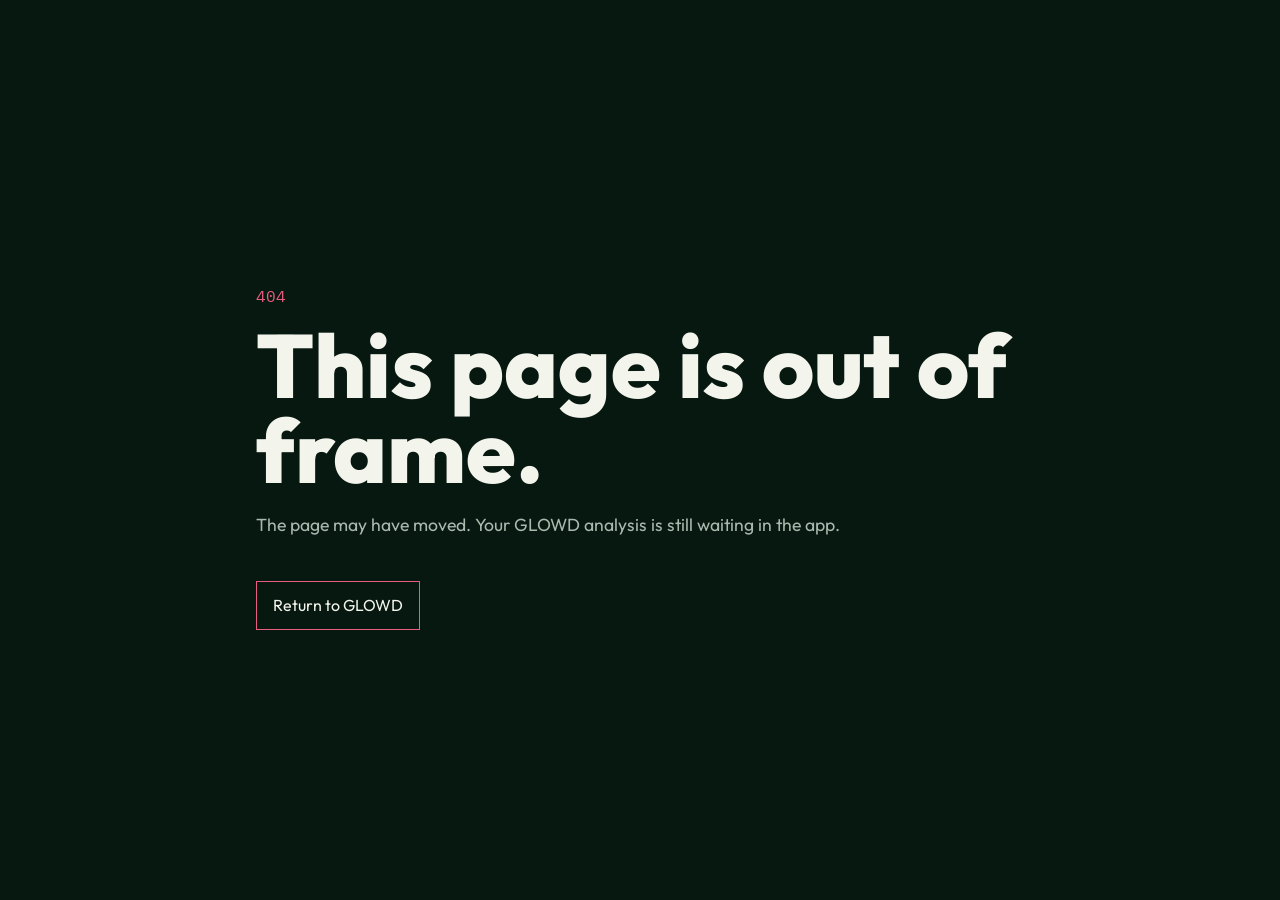
<file: facial-ratios/index.html>
<!DOCTYPE html><html lang="en" style="color-scheme:dark"><head><meta charSet="utf-8"/><meta name="viewport" content="width=device-width, initial-scale=1"/><link rel="preload" as="image" href="/assets/glowd-app-icon.png"/><link rel="stylesheet" href="/assets/styles-C0iD4bzJ.css" data-precedence="default"/><title>11 Facial Ratios Explained | GLOWD</title><meta name="author" content="GLOWD"/><meta name="theme-color" content="#10291F"/><meta name="robots" content="index, follow, max-image-preview:large"/><meta name="apple-itunes-app" content="app-id=6760931929"/><meta property="og:type" content="website"/><meta property="og:site_name" content="GLOWD"/><meta property="og:locale" content="en_US"/><meta property="og:title" content="GLOWD: Face Score &amp; Glow Up"/><meta property="og:description" content="GLOWD is an iPhone face score app that maps 468 landmarks, explains 11 facial ratios, and builds a private, personalized glow-up plan."/><meta property="og:image" content="https://glowd-face.higgsfield.app/assets/glowd-og.png"/><meta property="og:image:alt" content="GLOWD facial analysis visual"/><meta name="twitter:image" content="https://glowd-face.higgsfield.app/assets/glowd-og.png"/><meta name="twitter:card" content="summary_large_image"/><meta name="twitter:title" content="GLOWD: Face Score &amp; Glow Up"/><meta name="twitter:description" content="GLOWD is an iPhone face score app that maps 468 landmarks, explains 11 facial ratios, and builds a private, personalized glow-up plan."/><meta name="description" content="Learn what GLOWD measures: facial thirds, eye separation, facial index, eyebrow position, jawline definition, symmetry, and more."/><link rel="modulepreload" href="/assets/index-m5AOhB9B.js"/><link rel="modulepreload" href="/assets/facial-ratios-4zouKrYt.js"/><link rel="modulepreload" href="/assets/StructuredData-B6tKnh0g.js"/><link rel="icon" href="/favicon.svg" type="image/svg+xml"/><link rel="icon" href="/favicon-16.png" sizes="16x16" type="image/png"/><link rel="icon" href="/favicon-32.png" sizes="32x32" type="image/png"/><link rel="apple-touch-icon" href="/apple-touch-icon.png"/><link rel="manifest" href="/site.webmanifest"/><link rel="canonical" href="https://glowd-face.higgsfield.app/facial-ratios"/></head><body><!--$--><script type="application/ld+json">{"@context":"https://schema.org","@type":"ItemList","name":"The 11 facial ratios explained by GLOWD","description":"Plain-language definitions for the 11 facial ratios shown in GLOWD results.","url":"https://glowd-face.higgsfield.app/facial-ratios","numberOfItems":11,"itemListElement":[{"@type":"ListItem","position":1,"name":"Middle third","description":"The distance from the brow line to the base of the nose, divided by estimated total face height."},{"@type":"ListItem","position":2,"name":"Eye separation","description":"The distance between the pupil centers, divided by cheekbone width. Eye-corner centers are used if iris points are unavailable."},{"@type":"ListItem","position":3,"name":"Facial index","description":"Estimated face height divided by cheekbone width, measured with pixel-corrected coordinates."},{"@type":"ListItem","position":4,"name":"Top third","description":"The distance from an estimated hairline point to the brow line, divided by estimated total face height."},{"@type":"ListItem","position":5,"name":"Lower third","description":"The distance from the base of the nose to the bottom of the chin, divided by estimated total face height."},{"@type":"ListItem","position":6,"name":"Eyebrow position","description":"The average vertical gap between each brow center and the top of its eye, divided by total face height."},{"@type":"ListItem","position":7,"name":"Jawline definition","description":"Jaw width at selected lower-face points divided by cheekbone width."},{"@type":"ListItem","position":8,"name":"Facial symmetry","description":"The average left-to-right deviation across paired eye, brow, nose, and mouth landmarks, normalized by face width. Lower deviation is more symmetric."},{"@type":"ListItem","position":9,"name":"Nose width","description":"The width between the outer sides of the nose divided by the distance between the inner eye corners."},{"@type":"ListItem","position":10,"name":"Mouth width","description":"The distance between the mouth corners divided by measured nose width."},{"@type":"ListItem","position":11,"name":"Chin-to-philtrum","description":"The vertical length from below the lower lip to the chin divided by the length from the nose base to the upper lip."}]}</script><a class="skip-link" href="#main-content">Skip to content</a><header class="site-header"><a aria-label="GLOWD home" class="brand-lockup" href="/"><img alt="" height="36" src="/assets/glowd-app-icon.png" width="36"/><span>GLOWD</span></a><nav aria-label="Main navigation" class="site-links"><a href="/facial-ratios">11 ratios</a><a href="/methodology">Methodology</a></nav><a aria-label="Download GLOWD on the App Store" class="app-store-badge app-store-badge--nav" href="https://apps.apple.com/app/glowd-face-score-glow-up/id6760931929" rel="noopener noreferrer" target="_blank"><svg aria-hidden="true" class="app-store-badge__apple" viewBox="0 0 384 512"><path d="M318.7 268.7c-.2-36.7 16.4-64.4 50-84.8-18.8-26.9-47.2-41.7-84.7-44.6-35.5-2.8-74.3 20.7-88.5 20.7-15 0-49.4-19.7-72.6-19.7C63.3 141.2 0 188.8 0 285.5c0 28.2 5.2 57.5 15.5 87.9 13.8 39.3 63.6 135.7 115.6 134.1 27.2-.7 46.4-19.3 81.8-19.3 34.4 0 52.1 19.3 82.4 19.3 52.5-.8 97.6-88.3 110.7-127.6-70.3-33.1-66.6-99.5-67.3-111.2zM272.2 104.5c27.3-32.4 24.8-61.9 24-72.5-24.1 1.4-52 16.4-67.9 34.9-17.5 19.8-27.8 44.3-25.6 71.9 26.1 2 49.9-11.4 69.5-34.3z"></path></svg><span class="app-store-badge__copy"><span>Download on the</span><strong>App Store</strong></span></a></header><main class="content-page" id="main-content"><header class="content-hero section-wrap"><p class="content-kicker">GLOWD measurement guide</p><h1 class="content-title">11 facial ratios, explained.</h1><p class="content-answer">Facial ratios compare one measured distance with another, which makes them less dependent on image size. GLOWD currently surfaces these 11 proportions in its result experience, alongside scores and reference context.</p></header><article class="section-wrap"><dl class="ratio-definitions"><div class="ratio-definition"><dt><span>01</span>Middle third</dt><dd>The distance from the brow line to the base of the nose, divided by estimated total face height.</dd></div><div class="ratio-definition"><dt><span>02</span>Eye separation</dt><dd>The distance between the pupil centers, divided by cheekbone width. Eye-corner centers are used if iris points are unavailable.</dd></div><div class="ratio-definition"><dt><span>03</span>Facial index</dt><dd>Estimated face height divided by cheekbone width, measured with pixel-corrected coordinates.</dd></div><div class="ratio-definition"><dt><span>04</span>Top third</dt><dd>The distance from an estimated hairline point to the brow line, divided by estimated total face height.</dd></div><div class="ratio-definition"><dt><span>05</span>Lower third</dt><dd>The distance from the base of the nose to the bottom of the chin, divided by estimated total face height.</dd></div><div class="ratio-definition"><dt><span>06</span>Eyebrow position</dt><dd>The average vertical gap between each brow center and the top of its eye, divided by total face height.</dd></div><div class="ratio-definition"><dt><span>07</span>Jawline definition</dt><dd>Jaw width at selected lower-face points divided by cheekbone width.</dd></div><div class="ratio-definition"><dt><span>08</span>Facial symmetry</dt><dd>The average left-to-right deviation across paired eye, brow, nose, and mouth landmarks, normalized by face width. Lower deviation is more symmetric.</dd></div><div class="ratio-definition"><dt><span>09</span>Nose width</dt><dd>The width between the outer sides of the nose divided by the distance between the inner eye corners.</dd></div><div class="ratio-definition"><dt><span>10</span>Mouth width</dt><dd>The distance between the mouth corners divided by measured nose width.</dd></div><div class="ratio-definition"><dt><span>11</span>Chin-to-philtrum</dt><dd>The vertical length from below the lower lip to the chin divided by the length from the nose base to the upper lip.</dd></div></dl><section class="article-grid ratio-context"><h2>How to read them</h2><div class="article-body"><p>A ratio is descriptive, not a diagnosis. GLOWD compares each measurement with a configured reference center and shows its contribution to the Harmony Score. Camera angle and expression can change the measurement, so repeat scans are most useful when capture conditions stay similar.</p><div class="article-action"><a href="/methodology">Read the scoring methodology</a><a aria-label="Download GLOWD on the App Store" class="app-store-badge app-store-badge--inline" href="https://apps.apple.com/app/glowd-face-score-glow-up/id6760931929" rel="noopener noreferrer" target="_blank"><svg aria-hidden="true" class="app-store-badge__apple" viewBox="0 0 384 512"><path d="M318.7 268.7c-.2-36.7 16.4-64.4 50-84.8-18.8-26.9-47.2-41.7-84.7-44.6-35.5-2.8-74.3 20.7-88.5 20.7-15 0-49.4-19.7-72.6-19.7C63.3 141.2 0 188.8 0 285.5c0 28.2 5.2 57.5 15.5 87.9 13.8 39.3 63.6 135.7 115.6 134.1 27.2-.7 46.4-19.3 81.8-19.3 34.4 0 52.1 19.3 82.4 19.3 52.5-.8 97.6-88.3 110.7-127.6-70.3-33.1-66.6-99.5-67.3-111.2zM272.2 104.5c27.3-32.4 24.8-61.9 24-72.5-24.1 1.4-52 16.4-67.9 34.9-17.5 19.8-27.8 44.3-25.6 71.9 26.1 2 49.9-11.4 69.5-34.3z"></path></svg><span class="app-store-badge__copy"><span>Download on the</span><strong>App Store</strong></span></a></div></div></section></article></main><footer class="site-footer"><div><a class="footer-brand" href="/">GLOWD</a><p>Face proportions explained clearly. Available for iPhone.</p></div><nav aria-label="Footer navigation"><a href="/facial-ratios">Facial ratios</a><a href="/methodology">Methodology</a><a href="https://glowd.tech/privacy-policy.html">Privacy</a><a href="https://glowd.tech/terms-of-use.html">Terms</a><a href="https://glowd.tech/subscription-terms.html">Subscription terms</a><a href="mailto:glowdapp@gmail.com">Support</a></nav><p class="footer-note">GLOWD is an entertainment and educational tool. It does not provide medical advice or define objective beauty.</p></footer><script>(function(a,f){let l;try{l=JSON.parse(sessionStorage.getItem(a)||"{}")}catch{return}const n=l?.[f||history.state?.__TSR_key];let c=!1;for(const t in n){const e=n[t],o=e?.scrollX,s=e?.scrollY;if(Number.isFinite(o)&&Number.isFinite(s)){if(t==="window")scrollTo(o,s),c=!0;else if(t)try{const r=document.querySelector(t);r&&(r.scrollLeft=o,r.scrollTop=s)}catch{}}}if(c)return;const i=location.hash.slice(1);if(i){const t=history.state?.__hashScrollIntoViewOptions??!0;if(t){const e=document.getElementById(i);e&&e.scrollIntoView(t)}return}scrollTo(0,0)})("tsr-scroll-restoration-v1_3");document.currentScript.remove()</script><!--/$--><script class="$tsr" id="$tsr-stream-barrier">(self.$R=self.$R||{})["tsr"]=[];self.$_TSR={h(){this.hydrated=!0,this.c()},e(){this.streamEnded=!0,this.c()},c(){this.hydrated&&this.streamEnded&&(delete self.$_TSR,delete self.$R.tsr)},p(e){this.initialized?e():this.buffer.push(e)},buffer:[]};$_TSR.router=($R=>$R[0]={manifest:$R[1]={routes:$R[2]={__root__:$R[3]={preloads:$R[4]=["/assets/index-m5AOhB9B.js"],scripts:$R[5]=[$R[6]={attrs:$R[7]={type:"module",async:!0,src:"/assets/index-m5AOhB9B.js"}}]},"/facial-ratios":$R[8]={preloads:$R[9]=["/assets/facial-ratios-4zouKrYt.js","/assets/StructuredData-B6tKnh0g.js"]}}},matches:$R[10]=[$R[11]={i:"__root__ ",u:1788704887971,s:"success",ssr:!0},$R[12]={i:" facial-ratios facial-ratios",u:1788704887972,s:"success",ssr:!0}],lastMatchId:" facial-ratios facial-ratios"})($R["tsr"]);$_TSR.e();document.currentScript.remove()</script><script type="module" async="" src="/assets/index-m5AOhB9B.js"></script></body></html>
</file>
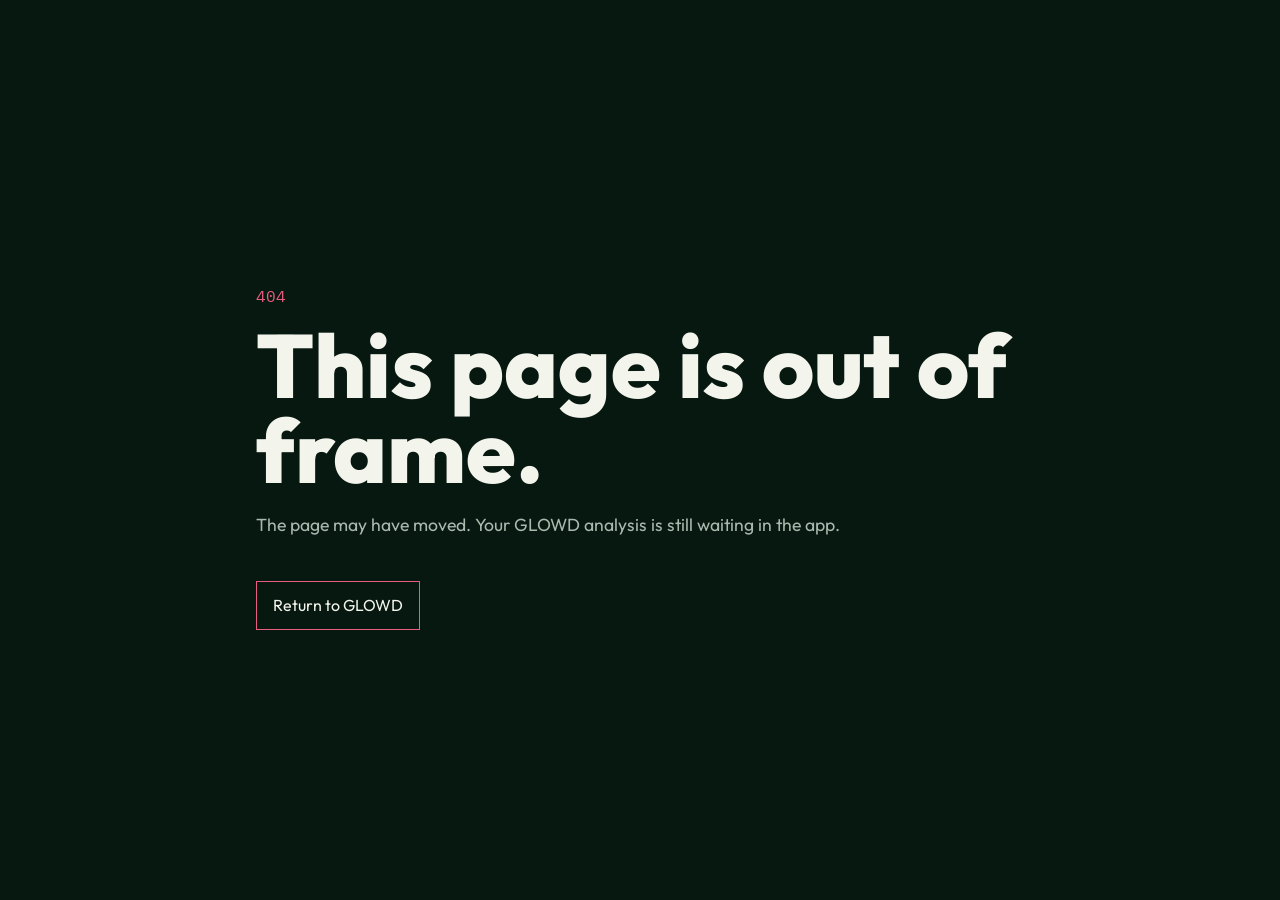
<file: methodology/index.html>
<!DOCTYPE html><html lang="en" style="color-scheme:dark"><head><meta charSet="utf-8"/><meta name="viewport" content="width=device-width, initial-scale=1"/><link rel="preload" as="image" href="/assets/glowd-app-icon.png"/><link rel="stylesheet" href="/assets/styles-C0iD4bzJ.css" data-precedence="default"/><title>How the GLOWD Face Score Works | Methodology</title><meta name="author" content="GLOWD"/><meta name="theme-color" content="#10291F"/><meta name="robots" content="index, follow, max-image-preview:large"/><meta name="apple-itunes-app" content="app-id=6760931929"/><meta property="og:type" content="website"/><meta property="og:site_name" content="GLOWD"/><meta property="og:locale" content="en_US"/><meta property="og:title" content="GLOWD: Face Score &amp; Glow Up"/><meta property="og:description" content="GLOWD is an iPhone face score app that maps 468 landmarks, explains 11 facial ratios, and builds a private, personalized glow-up plan."/><meta property="og:image" content="https://glowd-face.higgsfield.app/assets/glowd-og.png"/><meta property="og:image:alt" content="GLOWD facial analysis visual"/><meta name="twitter:image" content="https://glowd-face.higgsfield.app/assets/glowd-og.png"/><meta name="twitter:card" content="summary_large_image"/><meta name="twitter:title" content="GLOWD: Face Score &amp; Glow Up"/><meta name="twitter:description" content="GLOWD is an iPhone face score app that maps 468 landmarks, explains 11 facial ratios, and builds a private, personalized glow-up plan."/><meta name="description" content="Learn how GLOWD maps facial landmarks, calculates ratios, produces a Harmony Score, and handles face photos on device."/><link rel="modulepreload" href="/assets/index-m5AOhB9B.js"/><link rel="modulepreload" href="/assets/methodology-B1kHQyvf.js"/><link rel="modulepreload" href="/assets/StructuredData-B6tKnh0g.js"/><link rel="icon" href="/favicon.svg" type="image/svg+xml"/><link rel="icon" href="/favicon-16.png" sizes="16x16" type="image/png"/><link rel="icon" href="/favicon-32.png" sizes="32x32" type="image/png"/><link rel="apple-touch-icon" href="/apple-touch-icon.png"/><link rel="manifest" href="/site.webmanifest"/><link rel="canonical" href="https://glowd-face.higgsfield.app/methodology"/></head><body><!--$--><script type="application/ld+json">{"@context":"https://schema.org","@type":"TechArticle","headline":"How GLOWD calculates a face score","description":"The GLOWD methodology for facial landmark detection, ratio measurement, scoring, percentiles, privacy, and limitations.","author":{"@type":"Organization","name":"GLOWD"},"publisher":{"@type":"Organization","name":"GLOWD"},"mainEntityOfPage":"https://glowd-face.higgsfield.app/methodology","about":["facial landmarks","facial ratios","face score","on-device analysis"]}</script><a class="skip-link" href="#main-content">Skip to content</a><header class="site-header"><a aria-label="GLOWD home" class="brand-lockup" href="/"><img alt="" height="36" src="/assets/glowd-app-icon.png" width="36"/><span>GLOWD</span></a><nav aria-label="Main navigation" class="site-links"><a href="/facial-ratios">11 ratios</a><a href="/methodology">Methodology</a></nav><a aria-label="Download GLOWD on the App Store" class="app-store-badge app-store-badge--nav" href="https://apps.apple.com/app/glowd-face-score-glow-up/id6760931929" rel="noopener noreferrer" target="_blank"><svg aria-hidden="true" class="app-store-badge__apple" viewBox="0 0 384 512"><path d="M318.7 268.7c-.2-36.7 16.4-64.4 50-84.8-18.8-26.9-47.2-41.7-84.7-44.6-35.5-2.8-74.3 20.7-88.5 20.7-15 0-49.4-19.7-72.6-19.7C63.3 141.2 0 188.8 0 285.5c0 28.2 5.2 57.5 15.5 87.9 13.8 39.3 63.6 135.7 115.6 134.1 27.2-.7 46.4-19.3 81.8-19.3 34.4 0 52.1 19.3 82.4 19.3 52.5-.8 97.6-88.3 110.7-127.6-70.3-33.1-66.6-99.5-67.3-111.2zM272.2 104.5c27.3-32.4 24.8-61.9 24-72.5-24.1 1.4-52 16.4-67.9 34.9-17.5 19.8-27.8 44.3-25.6 71.9 26.1 2 49.9-11.4 69.5-34.3z"></path></svg><span class="app-store-badge__copy"><span>Download on the</span><strong>App Store</strong></span></a></header><main class="content-page" id="main-content"><header class="content-hero section-wrap"><p class="content-kicker">GLOWD methodology</p><h1 class="content-title">How the Harmony Score works.</h1><p class="content-answer">GLOWD maps facial landmarks on your iPhone, converts selected distances into normalized proportions, and compares each measurement with a reference range. The current results experience explains 11 ratios and combines the measured proportions into one Harmony Score.</p></header><article class="section-wrap content-article"><section class="article-grid"><h2>From photo to result</h2><div class="article-body"><ol class="process-list"><li><span>01</span><div><strong>Detect.</strong> MediaPipe identifies a dense face mesh from a single photo on the device.</div></li><li><span>02</span><div><strong>Measure.</strong> GLOWD selects anatomically useful points and calculates distances such as cheek width, facial height, and eye spacing.</div></li><li><span>03</span><div><strong>Normalize.</strong> Distances become ratios, so the analysis is based on proportion rather than pixel size.</div></li><li><span>04</span><div><strong>Score.</strong> Each ratio is compared with a configured reference center using a smooth peaked curve.</div></li><li><span>05</span><div><strong>Explain.</strong> The result pairs the score with the measured value, reference context, percentile, and practical ideas.</div></li></ol></div></section><section class="article-grid"><h2>The scoring curve</h2><div class="article-body"><p>A measurement receives its highest score at the configured center. The score decreases smoothly as distance from that center grows. There is no broad plateau that labels every value in a range as identical.</p><code>score = 10 x exp(-0.5 x ((measured - center) / sigma)^2)</code><p>Scores are constrained to the app scale. Facial symmetry is treated differently: the measurement represents left-to-right deviation, so lower deviation scores better. Selected structural ratios carry modestly different weights in the combined Harmony Score.</p></div></section><section class="article-grid"><h2>Reference context</h2><div class="article-body"><p>GLOWD uses statistical reference distributions derived from a facial landmark dataset to provide percentile context. Reference centers and spread values are calibrated for the app&#x27;s MediaPipe measurements. A percentile describes where a measurement sits in that reference distribution. It is not a ranking of a person&#x27;s worth or attractiveness.</p><p>The top facial third uses an estimated hairline point because a standard face mesh does not directly observe the real hairline. Hair coverage can therefore influence that result more than ratios based on visible eye, nose, mouth, jaw, and cheek points.</p></div></section><section class="article-grid"><h2>Accuracy and limits</h2><div class="article-body"><p>Facial measurements from a photo are sensitive to pose, lens perspective, expression, light, shadows, and occlusion. For a more repeatable scan, face the camera directly, use a neutral expression, keep the full face visible, and choose even light.</p><p>GLOWD is an entertainment and educational tool. It does not diagnose health conditions, provide medical advice, or establish an objective standard of beauty.</p></div></section><section class="article-grid"><h2>What stays private</h2><div class="article-body"><p>Face photos and landmark analysis remain on the iPhone and are not uploaded for facial processing. Saved scan history is held in local app storage. GLOWD uses limited analytics, attribution, and subscription infrastructure as described in its privacy policy.</p><div class="article-action"><a href="https://glowd.tech/privacy-policy.html">Read the privacy policy</a><a href="/facial-ratios">Explore the 11 facial ratios</a><a aria-label="Download GLOWD on the App Store" class="app-store-badge app-store-badge--inline" href="https://apps.apple.com/app/glowd-face-score-glow-up/id6760931929" rel="noopener noreferrer" target="_blank"><svg aria-hidden="true" class="app-store-badge__apple" viewBox="0 0 384 512"><path d="M318.7 268.7c-.2-36.7 16.4-64.4 50-84.8-18.8-26.9-47.2-41.7-84.7-44.6-35.5-2.8-74.3 20.7-88.5 20.7-15 0-49.4-19.7-72.6-19.7C63.3 141.2 0 188.8 0 285.5c0 28.2 5.2 57.5 15.5 87.9 13.8 39.3 63.6 135.7 115.6 134.1 27.2-.7 46.4-19.3 81.8-19.3 34.4 0 52.1 19.3 82.4 19.3 52.5-.8 97.6-88.3 110.7-127.6-70.3-33.1-66.6-99.5-67.3-111.2zM272.2 104.5c27.3-32.4 24.8-61.9 24-72.5-24.1 1.4-52 16.4-67.9 34.9-17.5 19.8-27.8 44.3-25.6 71.9 26.1 2 49.9-11.4 69.5-34.3z"></path></svg><span class="app-store-badge__copy"><span>Download on the</span><strong>App Store</strong></span></a></div></div></section></article></main><footer class="site-footer"><div><a class="footer-brand" href="/">GLOWD</a><p>Face proportions explained clearly. Available for iPhone.</p></div><nav aria-label="Footer navigation"><a href="/facial-ratios">Facial ratios</a><a href="/methodology">Methodology</a><a href="https://glowd.tech/privacy-policy.html">Privacy</a><a href="https://glowd.tech/terms-of-use.html">Terms</a><a href="https://glowd.tech/subscription-terms.html">Subscription terms</a><a href="mailto:glowdapp@gmail.com">Support</a></nav><p class="footer-note">GLOWD is an entertainment and educational tool. It does not provide medical advice or define objective beauty.</p></footer><script>(function(a,f){let l;try{l=JSON.parse(sessionStorage.getItem(a)||"{}")}catch{return}const n=l?.[f||history.state?.__TSR_key];let c=!1;for(const t in n){const e=n[t],o=e?.scrollX,s=e?.scrollY;if(Number.isFinite(o)&&Number.isFinite(s)){if(t==="window")scrollTo(o,s),c=!0;else if(t)try{const r=document.querySelector(t);r&&(r.scrollLeft=o,r.scrollTop=s)}catch{}}}if(c)return;const i=location.hash.slice(1);if(i){const t=history.state?.__hashScrollIntoViewOptions??!0;if(t){const e=document.getElementById(i);e&&e.scrollIntoView(t)}return}scrollTo(0,0)})("tsr-scroll-restoration-v1_3");document.currentScript.remove()</script><!--/$--><script class="$tsr" id="$tsr-stream-barrier">(self.$R=self.$R||{})["tsr"]=[];self.$_TSR={h(){this.hydrated=!0,this.c()},e(){this.streamEnded=!0,this.c()},c(){this.hydrated&&this.streamEnded&&(delete self.$_TSR,delete self.$R.tsr)},p(e){this.initialized?e():this.buffer.push(e)},buffer:[]};$_TSR.router=($R=>$R[0]={manifest:$R[1]={routes:$R[2]={__root__:$R[3]={preloads:$R[4]=["/assets/index-m5AOhB9B.js"],scripts:$R[5]=[$R[6]={attrs:$R[7]={type:"module",async:!0,src:"/assets/index-m5AOhB9B.js"}}]},"/methodology":$R[8]={preloads:$R[9]=["/assets/methodology-B1kHQyvf.js","/assets/StructuredData-B6tKnh0g.js"]}}},matches:$R[10]=[$R[11]={i:"__root__ ",u:1788704887975,s:"success",ssr:!0},$R[12]={i:" methodology methodology",u:1788704887976,s:"success",ssr:!0}],lastMatchId:" methodology methodology"})($R["tsr"]);$_TSR.e();document.currentScript.remove()</script><script type="module" async="" src="/assets/index-m5AOhB9B.js"></script></body></html>
</file>
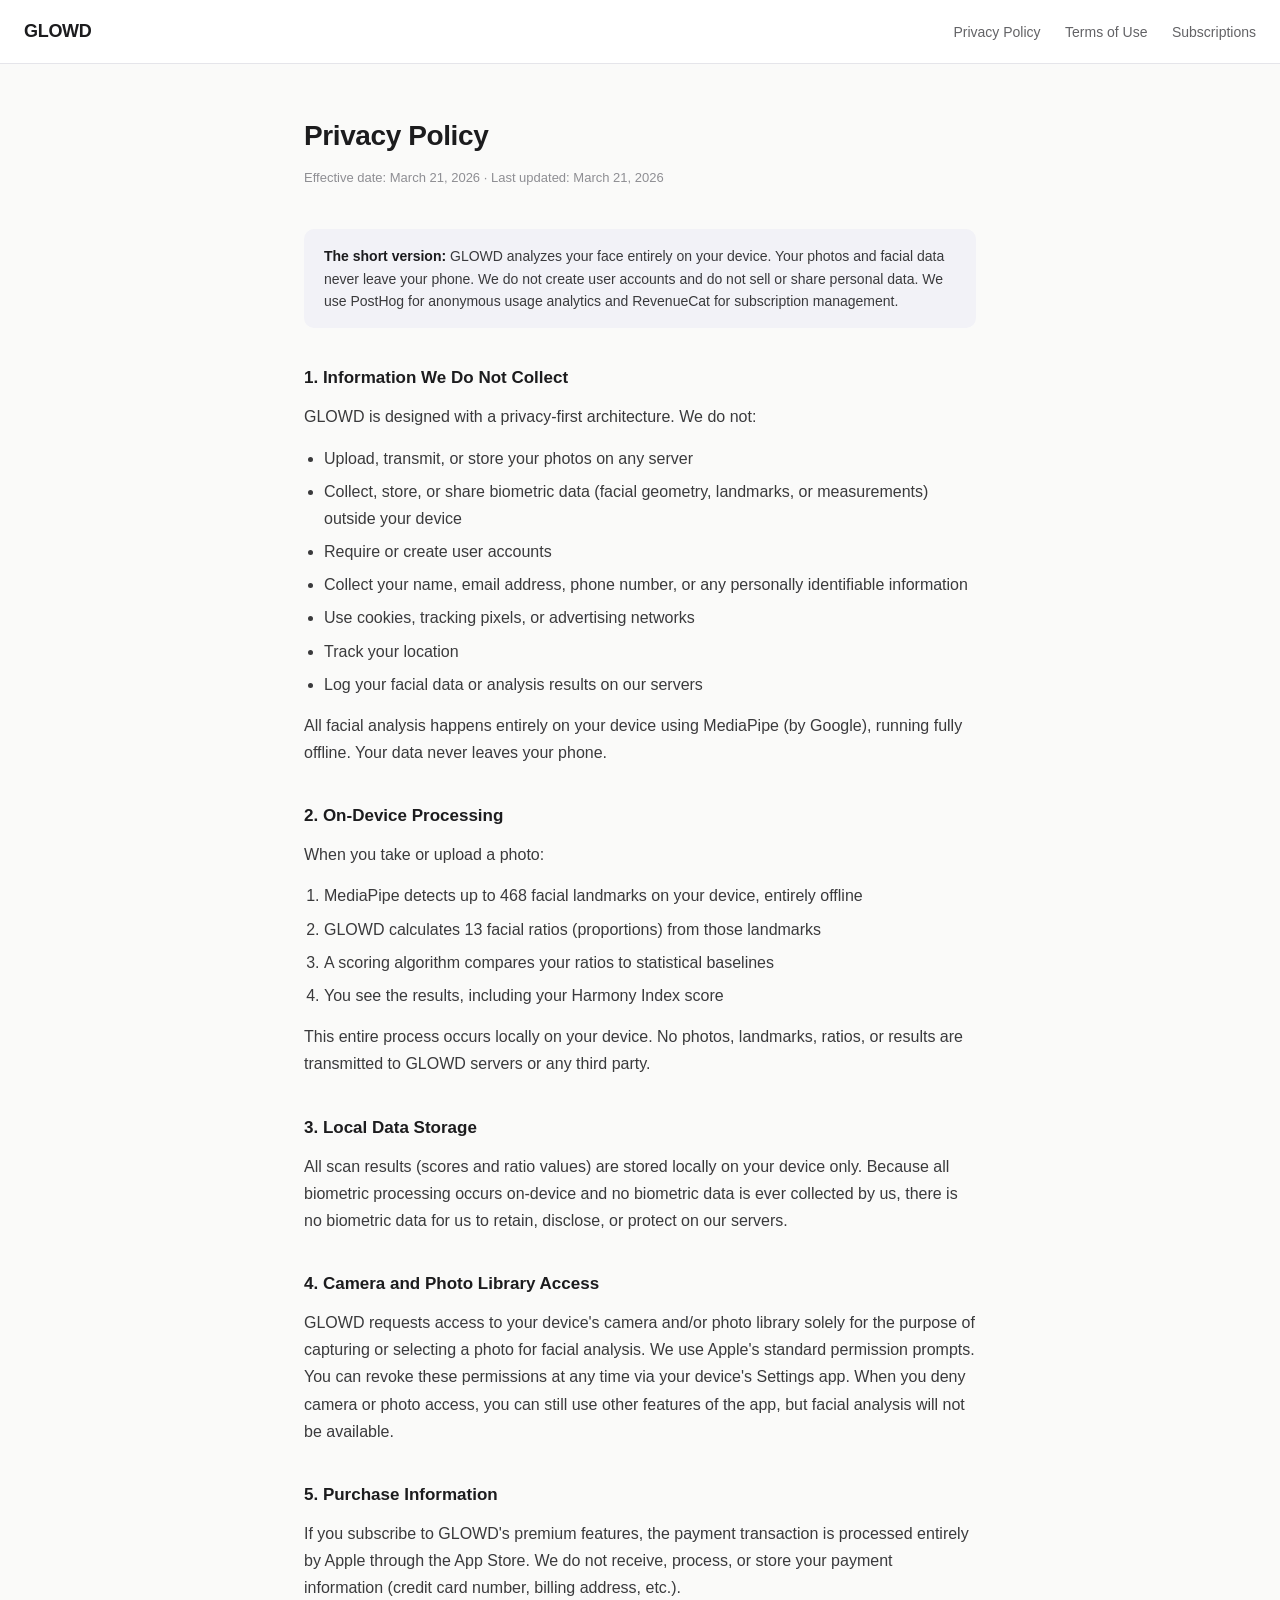
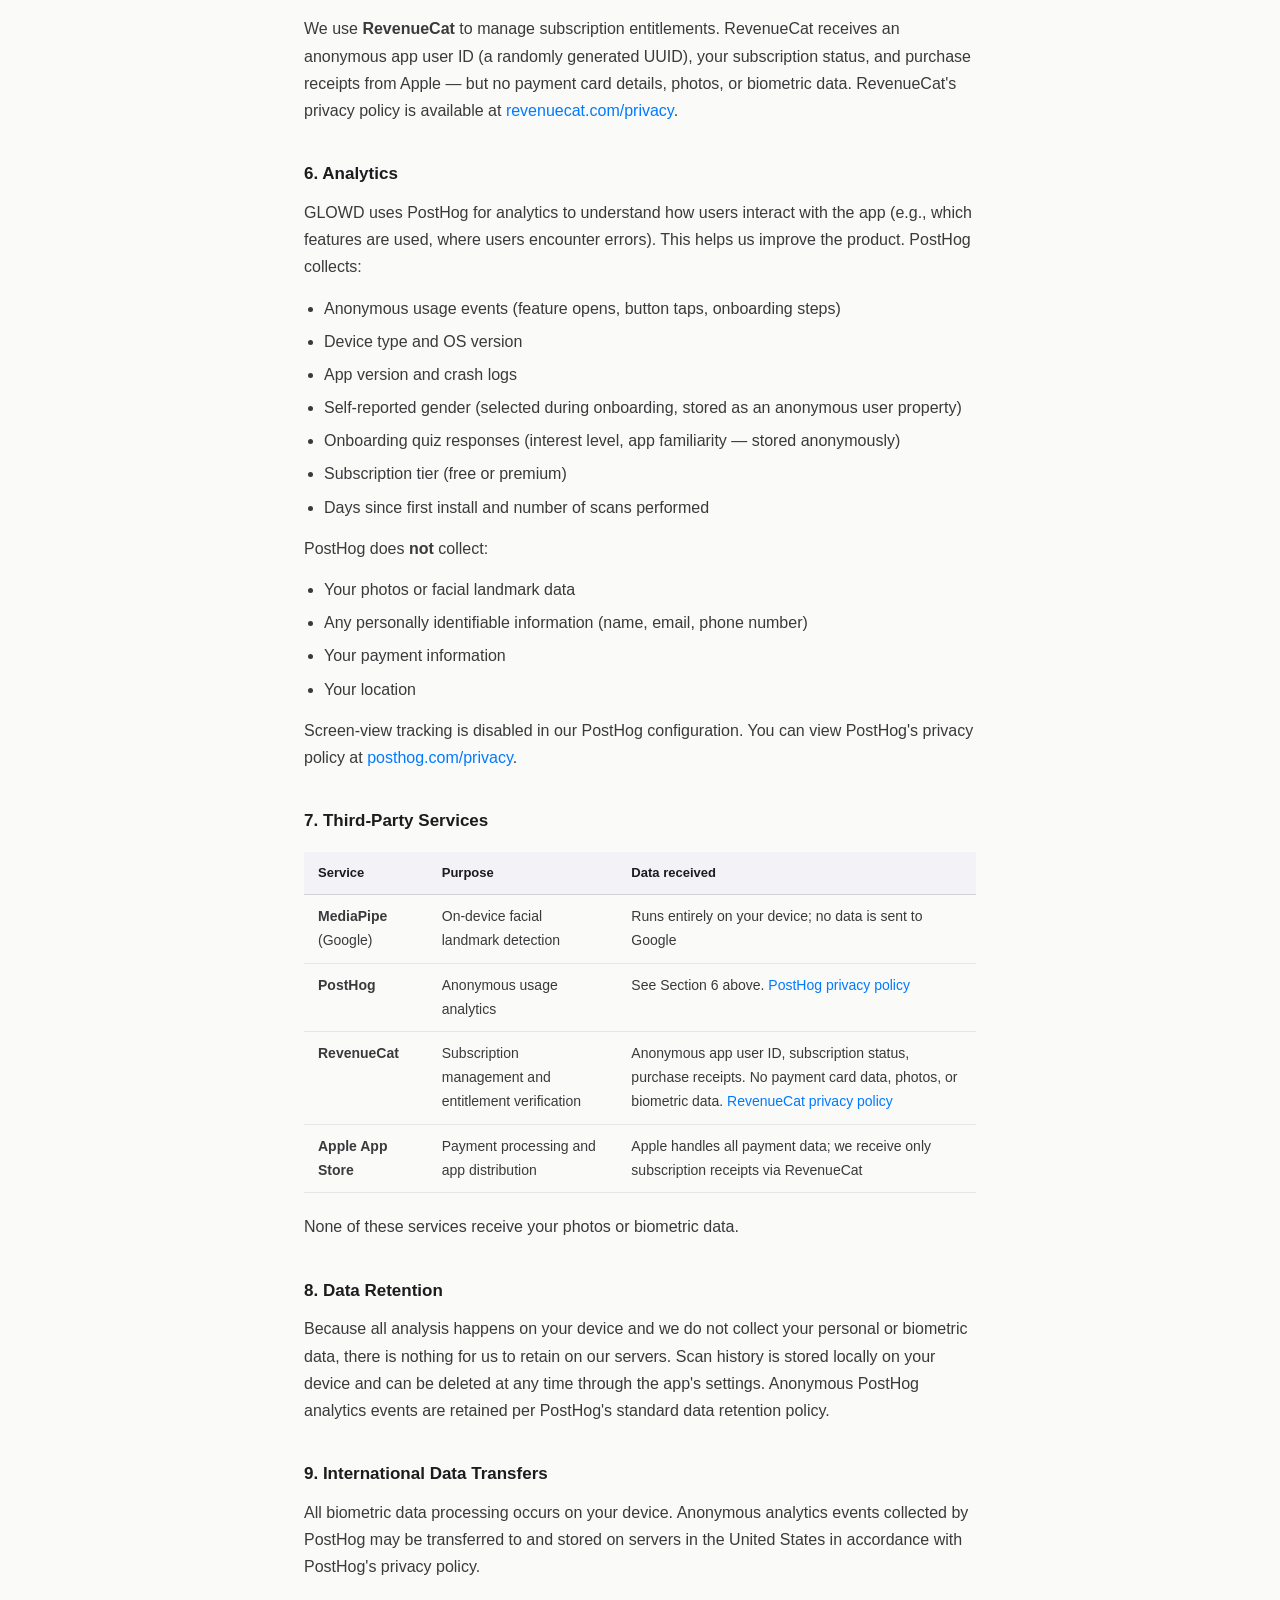
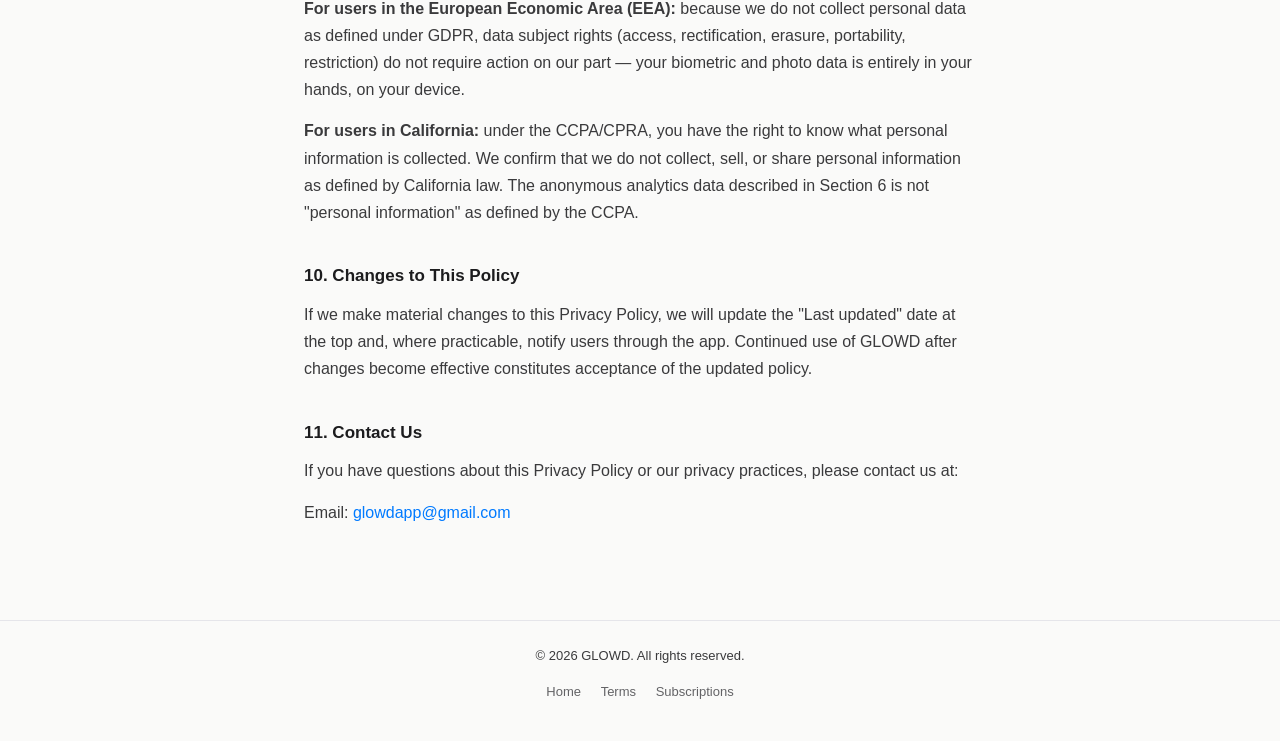
<file: privacy-policy.html>
<!DOCTYPE html>
<html lang="en">
<head>
  <meta charset="UTF-8" />
  <meta name="viewport" content="width=device-width, initial-scale=1.0" />
  <title>Privacy Policy – GLOWD</title>
  <style>
    *, *::before, *::after { box-sizing: border-box; margin: 0; padding: 0; }
    body {
      font-family: -apple-system, BlinkMacSystemFont, "Segoe UI", Roboto, Helvetica, Arial, sans-serif;
      background: #fafaf9;
      color: #1c1c1e;
      line-height: 1.7;
      font-size: 16px;
    }
    header {
      border-bottom: 1px solid #e5e5ea;
      padding: 16px 24px;
      display: flex;
      align-items: center;
      justify-content: space-between;
      background: #fff;
    }
    header .logo {
      font-size: 18px;
      font-weight: 700;
      letter-spacing: -0.3px;
      color: #1c1c1e;
      text-decoration: none;
    }
    header nav a {
      font-size: 14px;
      color: #636366;
      text-decoration: none;
      margin-left: 20px;
    }
    header nav a:hover { color: #1c1c1e; }
    main {
      max-width: 720px;
      margin: 0 auto;
      padding: 48px 24px 80px;
    }
    h1 {
      font-size: 28px;
      font-weight: 700;
      letter-spacing: -0.4px;
      margin-bottom: 8px;
    }
    .meta {
      font-size: 13px;
      color: #8e8e93;
      margin-bottom: 40px;
    }
    .tldr {
      background: #f2f2f7;
      border-radius: 10px;
      padding: 16px 20px;
      margin-bottom: 36px;
      font-size: 14px;
      color: #3a3a3c;
      line-height: 1.6;
    }
    .tldr strong { color: #1c1c1e; }
    h2 {
      font-size: 17px;
      font-weight: 600;
      margin-top: 36px;
      margin-bottom: 10px;
      color: #1c1c1e;
    }
    p { margin-bottom: 14px; color: #3a3a3c; }
    ul, ol {
      margin: 10px 0 14px 20px;
      color: #3a3a3c;
    }
    li { margin-bottom: 6px; }
    a { color: #007aff; text-decoration: none; }
    a:hover { text-decoration: underline; }
    table {
      width: 100%;
      border-collapse: collapse;
      margin: 16px 0 20px;
      font-size: 14px;
    }
    th {
      text-align: left;
      background: #f2f2f7;
      padding: 10px 14px;
      font-weight: 600;
      font-size: 13px;
      color: #1c1c1e;
      border-bottom: 1px solid #d1d1d6;
    }
    td {
      padding: 10px 14px;
      border-bottom: 1px solid #e5e5ea;
      color: #3a3a3c;
      vertical-align: top;
    }
    footer {
      border-top: 1px solid #e5e5ea;
      text-align: center;
      padding: 24px;
      font-size: 13px;
      color: #8e8e93;
    }
    footer a { color: #636366; margin: 0 8px; }
  </style>
</head>
<body>

<header>
  <a class="logo" href="/">GLOWD</a>
  <nav>
    <a href="/privacy-policy.html">Privacy Policy</a>
    <a href="/terms-of-use.html">Terms of Use</a>
    <a href="/subscription-terms.html">Subscriptions</a>
  </nav>
</header>

<main>
  <h1>Privacy Policy</h1>
  <p class="meta">Effective date: March 21, 2026 · Last updated: March 21, 2026</p>

  <div class="tldr">
    <strong>The short version:</strong> GLOWD analyzes your face entirely on your device. Your photos and facial data never leave your phone. We do not create user accounts and do not sell or share personal data. We use PostHog for anonymous usage analytics and RevenueCat for subscription management.
  </div>

  <h2>1. Information We Do Not Collect</h2>
  <p>GLOWD is designed with a privacy-first architecture. We do not:</p>
  <ul>
    <li>Upload, transmit, or store your photos on any server</li>
    <li>Collect, store, or share biometric data (facial geometry, landmarks, or measurements) outside your device</li>
    <li>Require or create user accounts</li>
    <li>Collect your name, email address, phone number, or any personally identifiable information</li>
    <li>Use cookies, tracking pixels, or advertising networks</li>
    <li>Track your location</li>
    <li>Log your facial data or analysis results on our servers</li>
  </ul>
  <p>All facial analysis happens entirely on your device using MediaPipe (by Google), running fully offline. Your data never leaves your phone.</p>

  <h2>2. On-Device Processing</h2>
  <p>When you take or upload a photo:</p>
  <ol>
    <li>MediaPipe detects up to 468 facial landmarks on your device, entirely offline</li>
    <li>GLOWD calculates 13 facial ratios (proportions) from those landmarks</li>
    <li>A scoring algorithm compares your ratios to statistical baselines</li>
    <li>You see the results, including your Harmony Index score</li>
  </ol>
  <p>This entire process occurs locally on your device. No photos, landmarks, ratios, or results are transmitted to GLOWD servers or any third party.</p>

  <h2>3. Local Data Storage</h2>
  <p>All scan results (scores and ratio values) are stored locally on your device only. Because all biometric processing occurs on-device and no biometric data is ever collected by us, there is no biometric data for us to retain, disclose, or protect on our servers.</p>

  <h2>4. Camera and Photo Library Access</h2>
  <p>GLOWD requests access to your device's camera and/or photo library solely for the purpose of capturing or selecting a photo for facial analysis. We use Apple's standard permission prompts. You can revoke these permissions at any time via your device's Settings app. When you deny camera or photo access, you can still use other features of the app, but facial analysis will not be available.</p>

  <h2>5. Purchase Information</h2>
  <p>If you subscribe to GLOWD's premium features, the payment transaction is processed entirely by Apple through the App Store. We do not receive, process, or store your payment information (credit card number, billing address, etc.).</p>
  <p>We use <strong>RevenueCat</strong> to manage subscription entitlements. RevenueCat receives an anonymous app user ID (a randomly generated UUID), your subscription status, and purchase receipts from Apple — but no payment card details, photos, or biometric data. RevenueCat's privacy policy is available at <a href="https://www.revenuecat.com/privacy" target="_blank">revenuecat.com/privacy</a>.</p>

  <h2>6. Analytics</h2>
  <p>GLOWD uses PostHog for analytics to understand how users interact with the app (e.g., which features are used, where users encounter errors). This helps us improve the product. PostHog collects:</p>
  <ul>
    <li>Anonymous usage events (feature opens, button taps, onboarding steps)</li>
    <li>Device type and OS version</li>
    <li>App version and crash logs</li>
    <li>Self-reported gender (selected during onboarding, stored as an anonymous user property)</li>
    <li>Onboarding quiz responses (interest level, app familiarity — stored anonymously)</li>
    <li>Subscription tier (free or premium)</li>
    <li>Days since first install and number of scans performed</li>
  </ul>
  <p>PostHog does <strong>not</strong> collect:</p>
  <ul>
    <li>Your photos or facial landmark data</li>
    <li>Any personally identifiable information (name, email, phone number)</li>
    <li>Your payment information</li>
    <li>Your location</li>
  </ul>
  <p>Screen-view tracking is disabled in our PostHog configuration. You can view PostHog's privacy policy at <a href="https://posthog.com/privacy" target="_blank">posthog.com/privacy</a>.</p>

  <h2>7. Third-Party Services</h2>
  <table>
    <thead>
      <tr>
        <th>Service</th>
        <th>Purpose</th>
        <th>Data received</th>
      </tr>
    </thead>
    <tbody>
      <tr>
        <td><strong>MediaPipe</strong> (Google)</td>
        <td>On-device facial landmark detection</td>
        <td>Runs entirely on your device; no data is sent to Google</td>
      </tr>
      <tr>
        <td><strong>PostHog</strong></td>
        <td>Anonymous usage analytics</td>
        <td>See Section 6 above. <a href="https://posthog.com/privacy" target="_blank">PostHog privacy policy</a></td>
      </tr>
      <tr>
        <td><strong>RevenueCat</strong></td>
        <td>Subscription management and entitlement verification</td>
        <td>Anonymous app user ID, subscription status, purchase receipts. No payment card data, photos, or biometric data. <a href="https://www.revenuecat.com/privacy" target="_blank">RevenueCat privacy policy</a></td>
      </tr>
      <tr>
        <td><strong>Apple App Store</strong></td>
        <td>Payment processing and app distribution</td>
        <td>Apple handles all payment data; we receive only subscription receipts via RevenueCat</td>
      </tr>
    </tbody>
  </table>
  <p>None of these services receive your photos or biometric data.</p>

  <h2>8. Data Retention</h2>
  <p>Because all analysis happens on your device and we do not collect your personal or biometric data, there is nothing for us to retain on our servers. Scan history is stored locally on your device and can be deleted at any time through the app's settings. Anonymous PostHog analytics events are retained per PostHog's standard data retention policy.</p>

  <h2>9. International Data Transfers</h2>
  <p>All biometric data processing occurs on your device. Anonymous analytics events collected by PostHog may be transferred to and stored on servers in the United States in accordance with PostHog's privacy policy.</p>
  <p><strong>For users in the European Economic Area (EEA):</strong> because we do not collect personal data as defined under GDPR, data subject rights (access, rectification, erasure, portability, restriction) do not require action on our part — your biometric and photo data is entirely in your hands, on your device.</p>
  <p><strong>For users in California:</strong> under the CCPA/CPRA, you have the right to know what personal information is collected. We confirm that we do not collect, sell, or share personal information as defined by California law. The anonymous analytics data described in Section 6 is not "personal information" as defined by the CCPA.</p>

  <h2>10. Changes to This Policy</h2>
  <p>If we make material changes to this Privacy Policy, we will update the "Last updated" date at the top and, where practicable, notify users through the app. Continued use of GLOWD after changes become effective constitutes acceptance of the updated policy.</p>

  <h2>11. Contact Us</h2>
  <p>If you have questions about this Privacy Policy or our privacy practices, please contact us at:</p>
  <p>Email: <a href="mailto:glowdapp@gmail.com">glowdapp@gmail.com</a></p>
</main>

<footer>
  <p>© 2026 GLOWD. All rights reserved.</p>
  <p style="margin-top:8px;">
    <a href="/index.html">Home</a>
    <a href="/terms-of-use.html">Terms</a>
    <a href="/subscription-terms.html">Subscriptions</a>
  </p>
</footer>

</body>
</html>
</file>
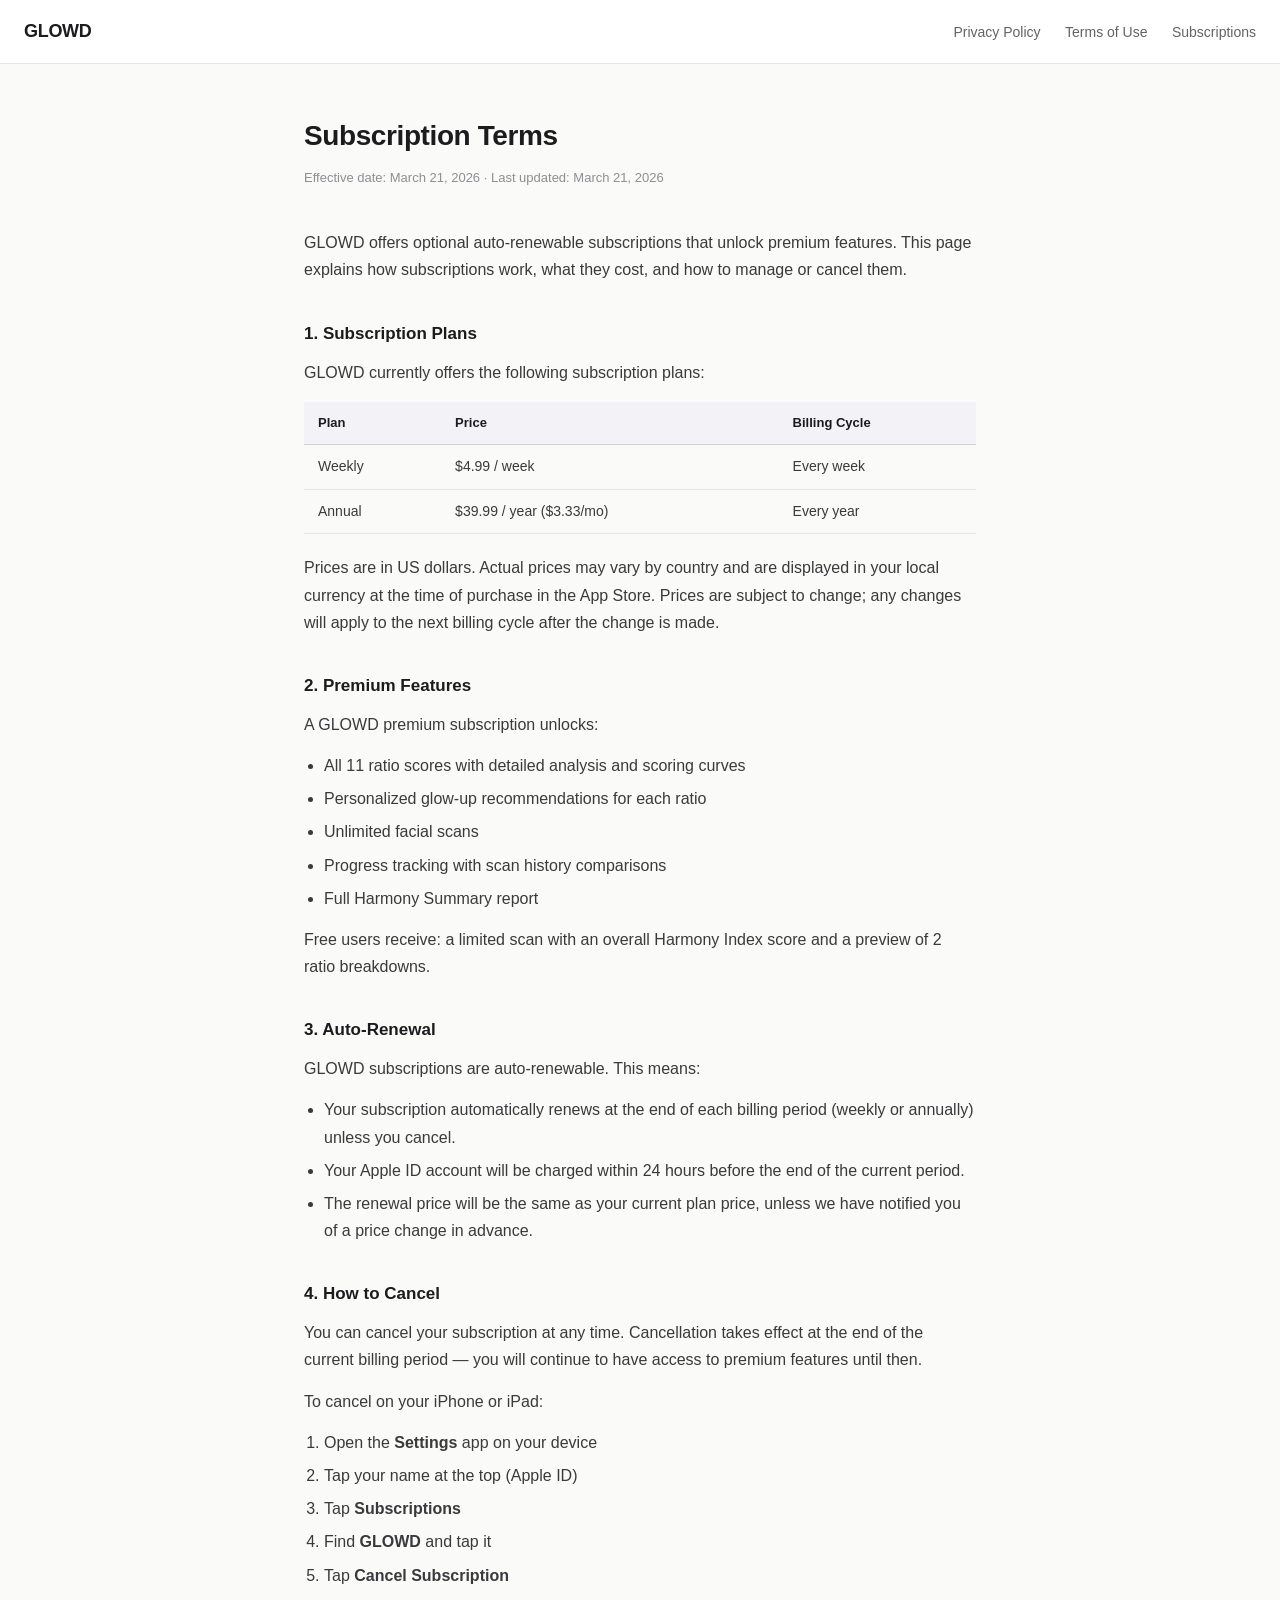
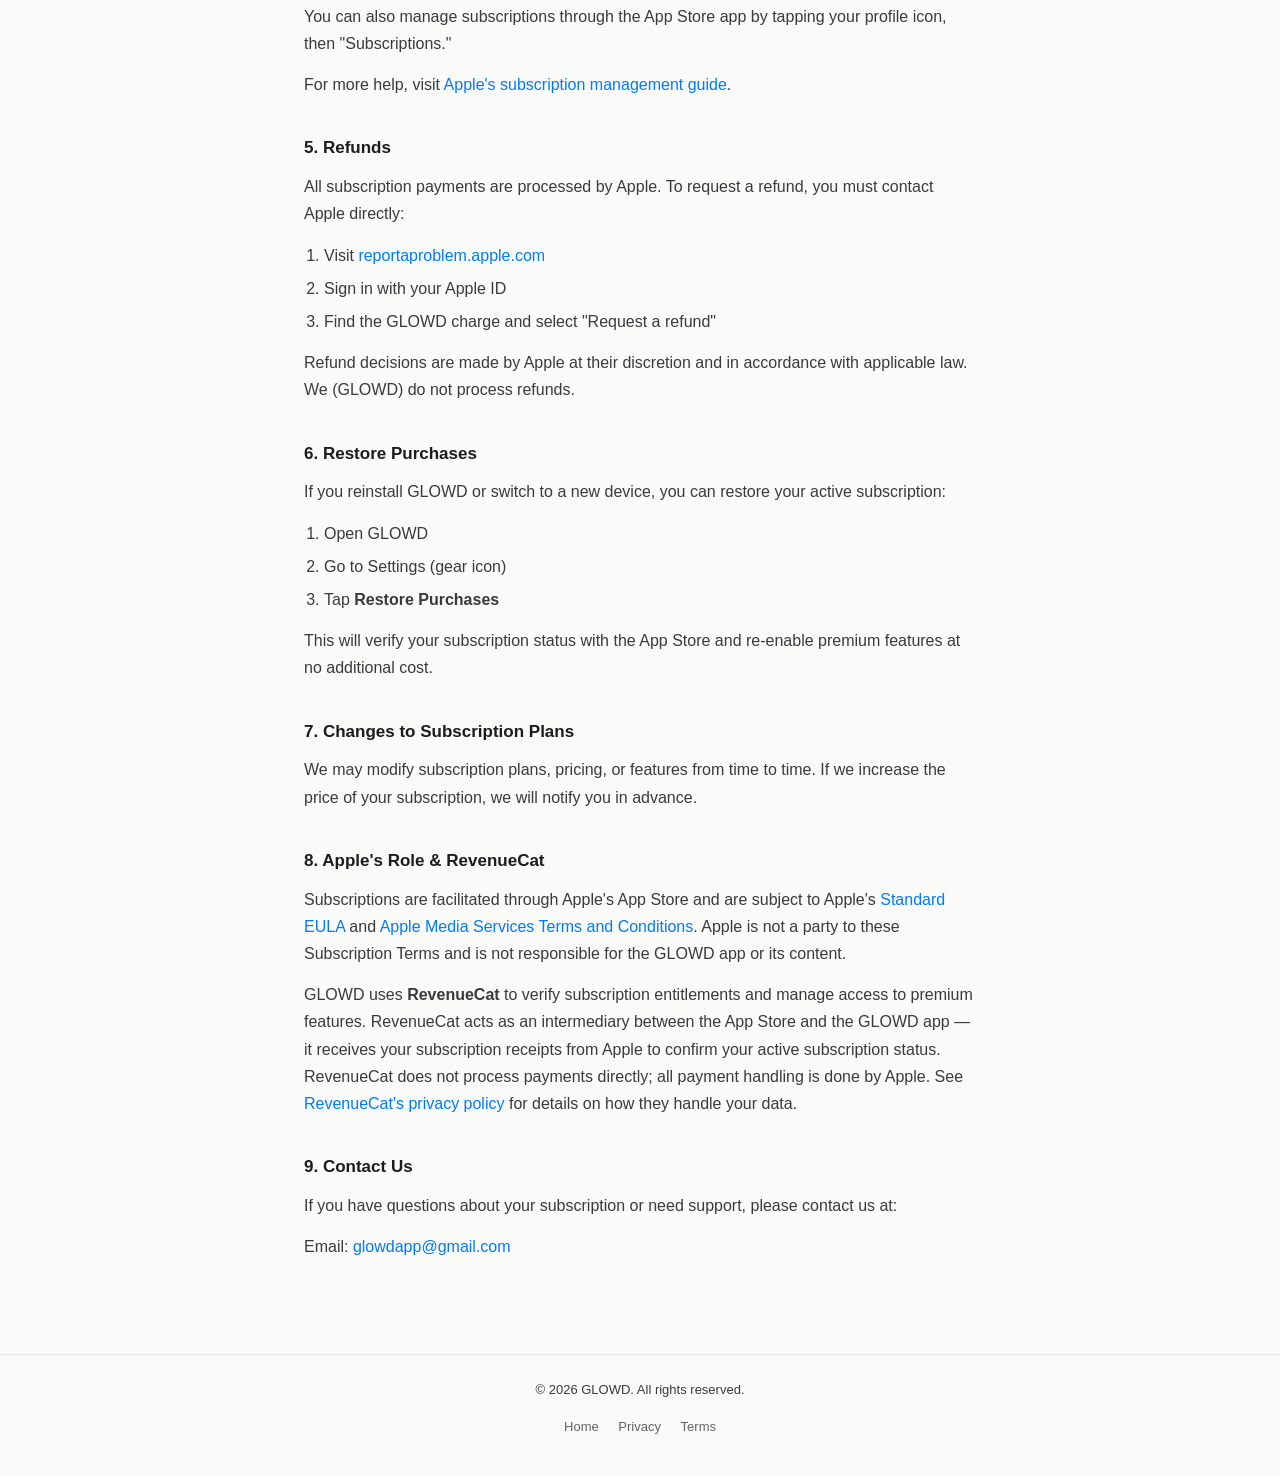
<file: subscription-terms.html>
<!DOCTYPE html>
<html lang="en">
<head>
  <meta charset="UTF-8" />
  <meta name="viewport" content="width=device-width, initial-scale=1.0" />
  <title>Subscription Terms – GLOWD</title>
  <style>
    *, *::before, *::after { box-sizing: border-box; margin: 0; padding: 0; }
    body {
      font-family: -apple-system, BlinkMacSystemFont, "Segoe UI", Roboto, Helvetica, Arial, sans-serif;
      background: #fafaf9;
      color: #1c1c1e;
      line-height: 1.7;
      font-size: 16px;
    }
    header {
      border-bottom: 1px solid #e5e5ea;
      padding: 16px 24px;
      display: flex;
      align-items: center;
      justify-content: space-between;
      background: #fff;
    }
    header .logo {
      font-size: 18px;
      font-weight: 700;
      letter-spacing: -0.3px;
      color: #1c1c1e;
      text-decoration: none;
    }
    header nav a {
      font-size: 14px;
      color: #636366;
      text-decoration: none;
      margin-left: 20px;
    }
    header nav a:hover { color: #1c1c1e; }
    main {
      max-width: 720px;
      margin: 0 auto;
      padding: 48px 24px 80px;
    }
    h1 {
      font-size: 28px;
      font-weight: 700;
      letter-spacing: -0.4px;
      margin-bottom: 8px;
    }
    .meta {
      font-size: 13px;
      color: #8e8e93;
      margin-bottom: 40px;
    }
    h2 {
      font-size: 17px;
      font-weight: 600;
      margin-top: 36px;
      margin-bottom: 10px;
      color: #1c1c1e;
    }
    p { margin-bottom: 14px; color: #3a3a3c; }
    ul, ol {
      margin: 10px 0 14px 20px;
      color: #3a3a3c;
    }
    li { margin-bottom: 6px; }
    a { color: #007aff; text-decoration: none; }
    a:hover { text-decoration: underline; }
    table {
      width: 100%;
      border-collapse: collapse;
      margin: 16px 0 20px;
      font-size: 14px;
    }
    th {
      text-align: left;
      background: #f2f2f7;
      padding: 10px 14px;
      font-weight: 600;
      font-size: 13px;
      color: #1c1c1e;
      border-bottom: 1px solid #d1d1d6;
    }
    td {
      padding: 10px 14px;
      border-bottom: 1px solid #e5e5ea;
      color: #3a3a3c;
    }
    .callout {
      background: #fff8e1;
      border-left: 3px solid #f9a825;
      border-radius: 6px;
      padding: 12px 16px;
      margin: 14px 0;
      font-size: 14px;
      color: #3a3a3c;
    }
    footer {
      border-top: 1px solid #e5e5ea;
      text-align: center;
      padding: 24px;
      font-size: 13px;
      color: #8e8e93;
    }
    footer a { color: #636366; margin: 0 8px; }
  </style>
</head>
<body>

<header>
  <a class="logo" href="/">GLOWD</a>
  <nav>
    <a href="/privacy-policy.html">Privacy Policy</a>
    <a href="/terms-of-use.html">Terms of Use</a>
    <a href="/subscription-terms.html">Subscriptions</a>
  </nav>
</header>

<main>
  <h1>Subscription Terms</h1>
  <p class="meta">Effective date: March 21, 2026 · Last updated: March 21, 2026</p>

  <p>GLOWD offers optional auto-renewable subscriptions that unlock premium features. This page explains how subscriptions work, what they cost, and how to manage or cancel them.</p>

  <h2>1. Subscription Plans</h2>
  <p>GLOWD currently offers the following subscription plans:</p>

  <table>
    <thead>
      <tr>
        <th>Plan</th>
        <th>Price</th>
        <th>Billing Cycle</th>
      </tr>
    </thead>
    <tbody>
      <tr>
        <td>Weekly</td>
        <td>$4.99 / week</td>
        <td>Every week</td>
      </tr>
      <tr>
        <td>Annual</td>
        <td>$39.99 / year ($3.33/mo)</td>
        <td>Every year</td>
      </tr>
    </tbody>
  </table>

  <p>Prices are in US dollars. Actual prices may vary by country and are displayed in your local currency at the time of purchase in the App Store. Prices are subject to change; any changes will apply to the next billing cycle after the change is made.</p>

  <h2>2. Premium Features</h2>
  <p>A GLOWD premium subscription unlocks:</p>
  <ul>
    <li>All 11 ratio scores with detailed analysis and scoring curves</li>
    <li>Personalized glow-up recommendations for each ratio</li>
    <li>Unlimited facial scans</li>
    <li>Progress tracking with scan history comparisons</li>
    <li>Full Harmony Summary report</li>
  </ul>
  <p>Free users receive: a limited scan with an overall Harmony Index score and a preview of 2 ratio breakdowns.</p>

  <h2>3. Auto-Renewal</h2>
  <p>GLOWD subscriptions are auto-renewable. This means:</p>
  <ul>
    <li>Your subscription automatically renews at the end of each billing period (weekly or annually) unless you cancel.</li>
    <li>Your Apple ID account will be charged within 24 hours before the end of the current period.</li>
    <li>The renewal price will be the same as your current plan price, unless we have notified you of a price change in advance.</li>
  </ul>

  <h2>4. How to Cancel</h2>
  <p>You can cancel your subscription at any time. Cancellation takes effect at the end of the current billing period — you will continue to have access to premium features until then.</p>
  <p>To cancel on your iPhone or iPad:</p>
  <ol>
    <li>Open the <strong>Settings</strong> app on your device</li>
    <li>Tap your name at the top (Apple ID)</li>
    <li>Tap <strong>Subscriptions</strong></li>
    <li>Find <strong>GLOWD</strong> and tap it</li>
    <li>Tap <strong>Cancel Subscription</strong></li>
  </ol>
  <p>You can also manage subscriptions through the App Store app by tapping your profile icon, then "Subscriptions."</p>
  <p>For more help, visit <a href="https://support.apple.com/en-us/118428" target="_blank">Apple's subscription management guide</a>.</p>

  <h2>5. Refunds</h2>
  <p>All subscription payments are processed by Apple. To request a refund, you must contact Apple directly:</p>
  <ol>
    <li>Visit <a href="https://reportaproblem.apple.com" target="_blank">reportaproblem.apple.com</a></li>
    <li>Sign in with your Apple ID</li>
    <li>Find the GLOWD charge and select "Request a refund"</li>
  </ol>
  <p>Refund decisions are made by Apple at their discretion and in accordance with applicable law. We (GLOWD) do not process refunds.</p>

  <h2>6. Restore Purchases</h2>
  <p>If you reinstall GLOWD or switch to a new device, you can restore your active subscription:</p>
  <ol>
    <li>Open GLOWD</li>
    <li>Go to Settings (gear icon)</li>
    <li>Tap <strong>Restore Purchases</strong></li>
  </ol>
  <p>This will verify your subscription status with the App Store and re-enable premium features at no additional cost.</p>

  <h2>7. Changes to Subscription Plans</h2>
  <p>We may modify subscription plans, pricing, or features from time to time. If we increase the price of your subscription, we will notify you in advance.</p>

  <h2>8. Apple's Role &amp; RevenueCat</h2>
  <p>Subscriptions are facilitated through Apple's App Store and are subject to Apple's <a href="https://www.apple.com/legal/internet-services/itunes/dev/stdeula/" target="_blank">Standard EULA</a> and <a href="https://www.apple.com/legal/internet-services/itunes/" target="_blank">Apple Media Services Terms and Conditions</a>. Apple is not a party to these Subscription Terms and is not responsible for the GLOWD app or its content.</p>
  <p>GLOWD uses <strong>RevenueCat</strong> to verify subscription entitlements and manage access to premium features. RevenueCat acts as an intermediary between the App Store and the GLOWD app — it receives your subscription receipts from Apple to confirm your active subscription status. RevenueCat does not process payments directly; all payment handling is done by Apple. See <a href="https://www.revenuecat.com/privacy" target="_blank">RevenueCat's privacy policy</a> for details on how they handle your data.</p>

  <h2>9. Contact Us</h2>
  <p>If you have questions about your subscription or need support, please contact us at:</p>
  <p>Email: <a href="mailto:glowdapp@gmail.com">glowdapp@gmail.com</a></p>
</main>

<footer>
  <p>© 2026 GLOWD. All rights reserved.</p>
  <p style="margin-top:8px;">
    <a href="/index.html">Home</a>
    <a href="/privacy-policy.html">Privacy</a>
    <a href="/terms-of-use.html">Terms</a>
  </p>
</footer>

</body>
</html>
</file>
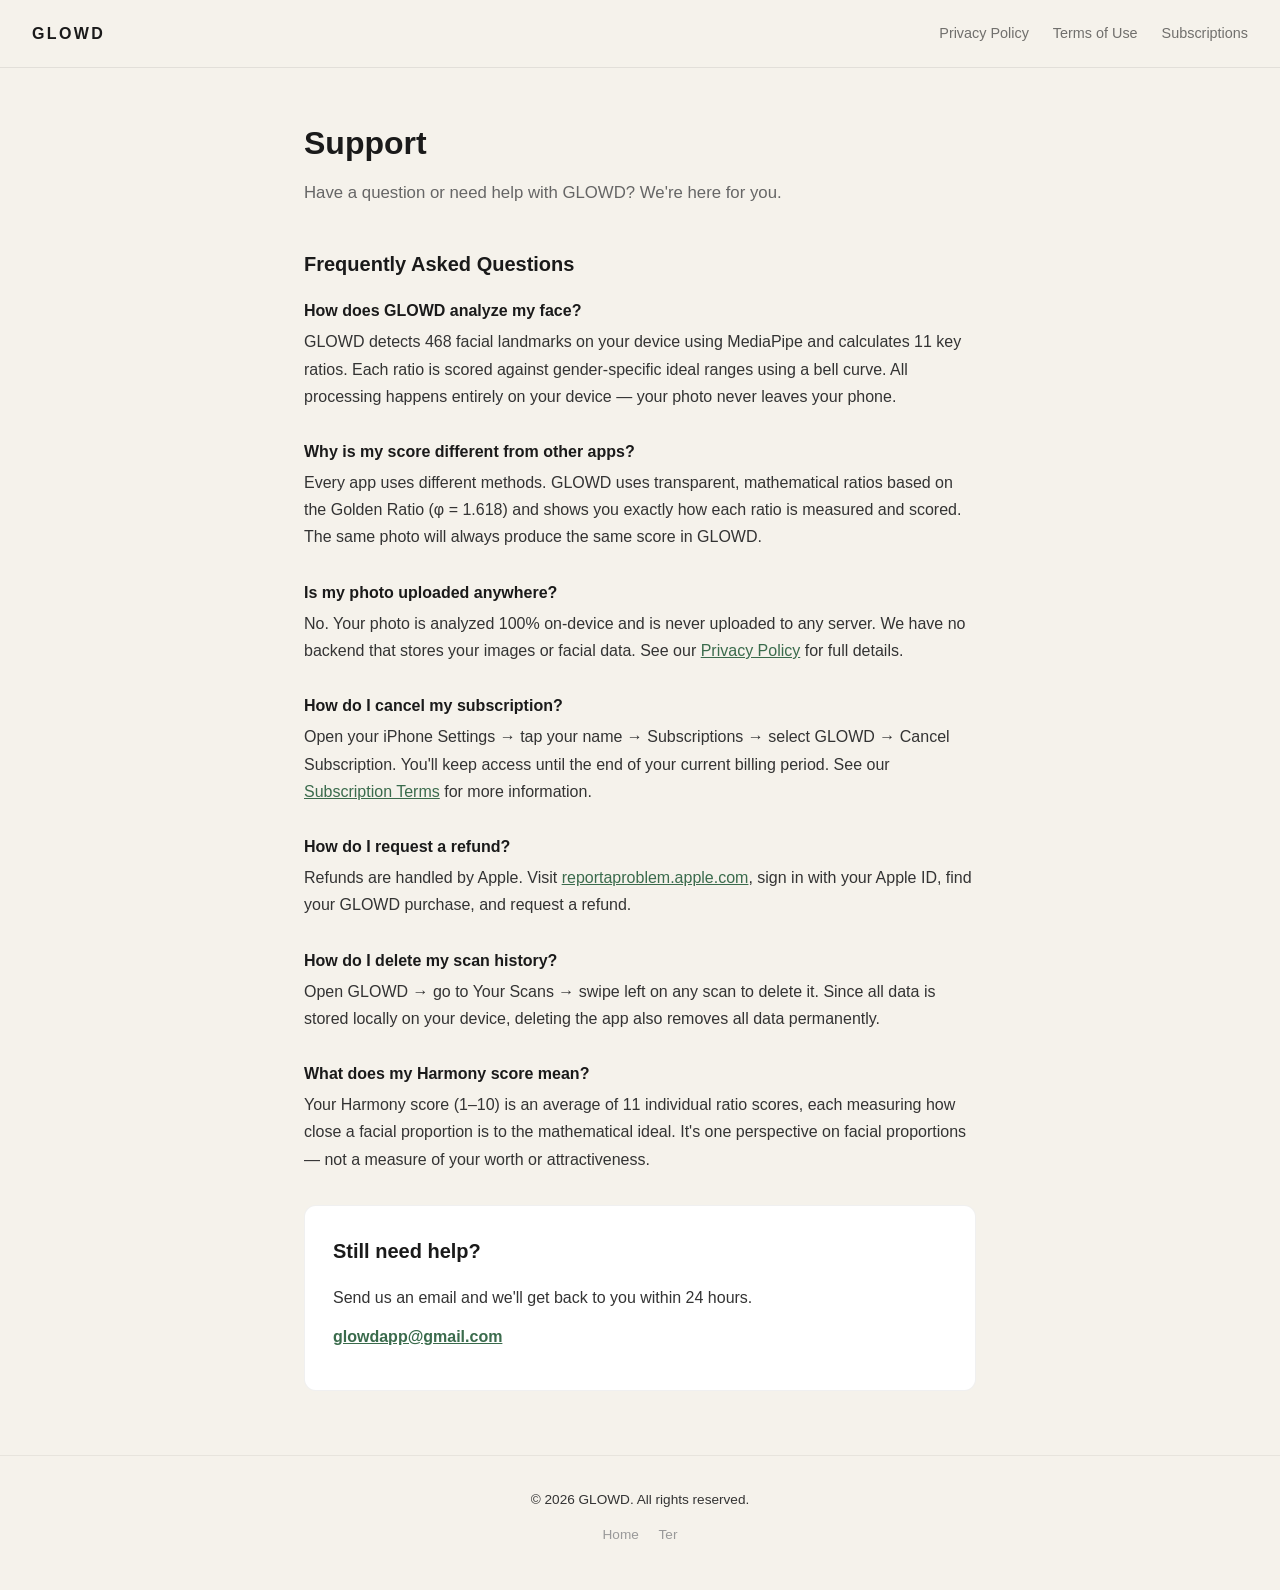
<file: support.html>
<!DOCTYPE html>
<html lang="en">
<head>
    <meta charset="UTF-8">
    <meta name="viewport" content="width=device-width, initial-scale=1.0">
    <title>Support – GLOWD</title>
    <style>
        * { margin: 0; padding: 0; box-sizing: border-box; }

        body {
            font-family: -apple-system, BlinkMacSystemFont, 'Segoe UI', Roboto, sans-serif;
            background: #f5f2eb;
            color: #1a1a1a;
            line-height: 1.7;
            min-height: 100vh;
            display: flex;
            flex-direction: column;
        }

        nav {
            display: flex;
            align-items: center;
            justify-content: space-between;
            padding: 1.25rem 2rem;
            border-bottom: 1px solid rgba(0,0,0,0.08);
            background: #f5f2eb;
        }

        nav a {
            color: #1a1a1a;
            text-decoration: none;
            font-size: 0.9rem;
        }

        nav .logo {
            font-weight: 700;
            font-size: 1rem;
            letter-spacing: 0.15em;
        }

        nav .links {
            display: flex;
            gap: 1.5rem;
        }

        nav .links a {
            opacity: 0.6;
            transition: opacity 0.2s;
        }

        nav .links a:hover,
        nav .links a.active {
            opacity: 1;
        }

        main {
            max-width: 720px;
            margin: 0 auto;
            padding: 3rem 1.5rem 4rem;
            flex: 1;
        }

        h1 {
            font-size: 2rem;
            font-weight: 700;
            margin-bottom: 0.5rem;
        }

        .subtitle {
            color: #666;
            margin-bottom: 2.5rem;
            font-size: 1.05rem;
        }

        h2 {
            font-size: 1.25rem;
            font-weight: 600;
            margin-top: 2.5rem;
            margin-bottom: 1rem;
        }

        p, li {
            margin-bottom: 0.75rem;
            color: #333;
        }

        ul {
            padding-left: 1.5rem;
            margin-bottom: 1rem;
        }

        a {
            color: #3a6b4c;
        }

        .contact-box {
            background: #fff;
            border-radius: 12px;
            padding: 1.75rem;
            margin-top: 2rem;
            border: 1px solid rgba(0,0,0,0.06);
        }

        .contact-box h2 {
            margin-top: 0;
        }

        .contact-box a {
            font-weight: 600;
        }

        .faq-item {
            margin-bottom: 1.75rem;
        }

        .faq-item strong {
            display: block;
            margin-bottom: 0.25rem;
            color: #1a1a1a;
        }

        .faq-item p {
            margin-bottom: 0;
        }

        footer {
            text-align: center;
            padding: 2rem;
            font-size: 0.85rem;
            color: #999;
            border-top: 1px solid rgba(0,0,0,0.06);
        }

        footer a {
            color: #999;
            text-decoration: none;
            margin: 0 0.5rem;
        }

        footer a:hover {
            color: #666;
        }

        @media (max-width: 600px) {
            nav { padding: 1rem; }
            nav .links { gap: 1rem; font-size: 0.8rem; }
            main { padding: 2rem 1rem 3rem; }
            h1 { font-size: 1.6rem; }
        }
    </style>
</head>
<body>
    <nav>
        <a href="https://glowd.tech/" class="logo">GLOWD</a>
        <div class="links">
            <a href="https://glowd.tech/privacy-policy.html">Privacy Policy</a>
            <a href="https://glowd.tech/terms-of-use.html">Terms of Use</a>
            <a href="https://glowd.tech/subscription-terms.html">Subscriptions</a>
        </div>
    </nav>

    <main>
        <h1>Support</h1>
        <p class="subtitle">Have a question or need help with GLOWD? We're here for you.</p>

        <h2>Frequently Asked Questions</h2>

        <div class="faq-item">
            <strong>How does GLOWD analyze my face?</strong>
            <p>GLOWD detects 468 facial landmarks on your device using MediaPipe and calculates 11 key ratios. Each ratio is scored against gender-specific ideal ranges using a bell curve. All processing happens entirely on your device — your photo never leaves your phone.</p>
        </div>

        <div class="faq-item">
            <strong>Why is my score different from other apps?</strong>
            <p>Every app uses different methods. GLOWD uses transparent, mathematical ratios based on the Golden Ratio (φ = 1.618) and shows you exactly how each ratio is measured and scored. The same photo will always produce the same score in GLOWD.</p>
        </div>

        <div class="faq-item">
            <strong>Is my photo uploaded anywhere?</strong>
            <p>No. Your photo is analyzed 100% on-device and is never uploaded to any server. We have no backend that stores your images or facial data. See our <a href="https://glowd.tech/privacy-policy.html">Privacy Policy</a> for full details.</p>
        </div>

        <div class="faq-item">
            <strong>How do I cancel my subscription?</strong>
            <p>Open your iPhone Settings → tap your name → Subscriptions → select GLOWD → Cancel Subscription. You'll keep access until the end of your current billing period. See our <a href="https://glowd.tech/subscription-terms.html">Subscription Terms</a> for more information.</p>
        </div>

        <div class="faq-item">
            <strong>How do I request a refund?</strong>
            <p>Refunds are handled by Apple. Visit <a href="https://reportaproblem.apple.com" target="_blank" rel="noopener">reportaproblem.apple.com</a>, sign in with your Apple ID, find your GLOWD purchase, and request a refund.</p>
        </div>

        <div class="faq-item">
            <strong>How do I delete my scan history?</strong>
            <p>Open GLOWD → go to Your Scans → swipe left on any scan to delete it. Since all data is stored locally on your device, deleting the app also removes all data permanently.</p>
        </div>

        <div class="faq-item">
            <strong>What does my Harmony score mean?</strong>
            <p>Your Harmony score (1–10) is an average of 11 individual ratio scores, each measuring how close a facial proportion is to the mathematical ideal. It's one perspective on facial proportions — not a measure of your worth or attractiveness.</p>
        </div>

        <div class="contact-box">
            <h2>Still need help?</h2>
            <p>Send us an email and we'll get back to you within 24 hours.</p>
            <p><a href="mailto:glowdapp@gmail.com">glowdapp@gmail.com</a></p>
        </div>
    </main>

    <footer>
        <p>© 2026 GLOWD. All rights reserved.</p>
        <p>
            <a href="https://glowd.tech/">Home</a>
            <a href="https://glowd.tech/terms-of-use.html">Ter
</file>
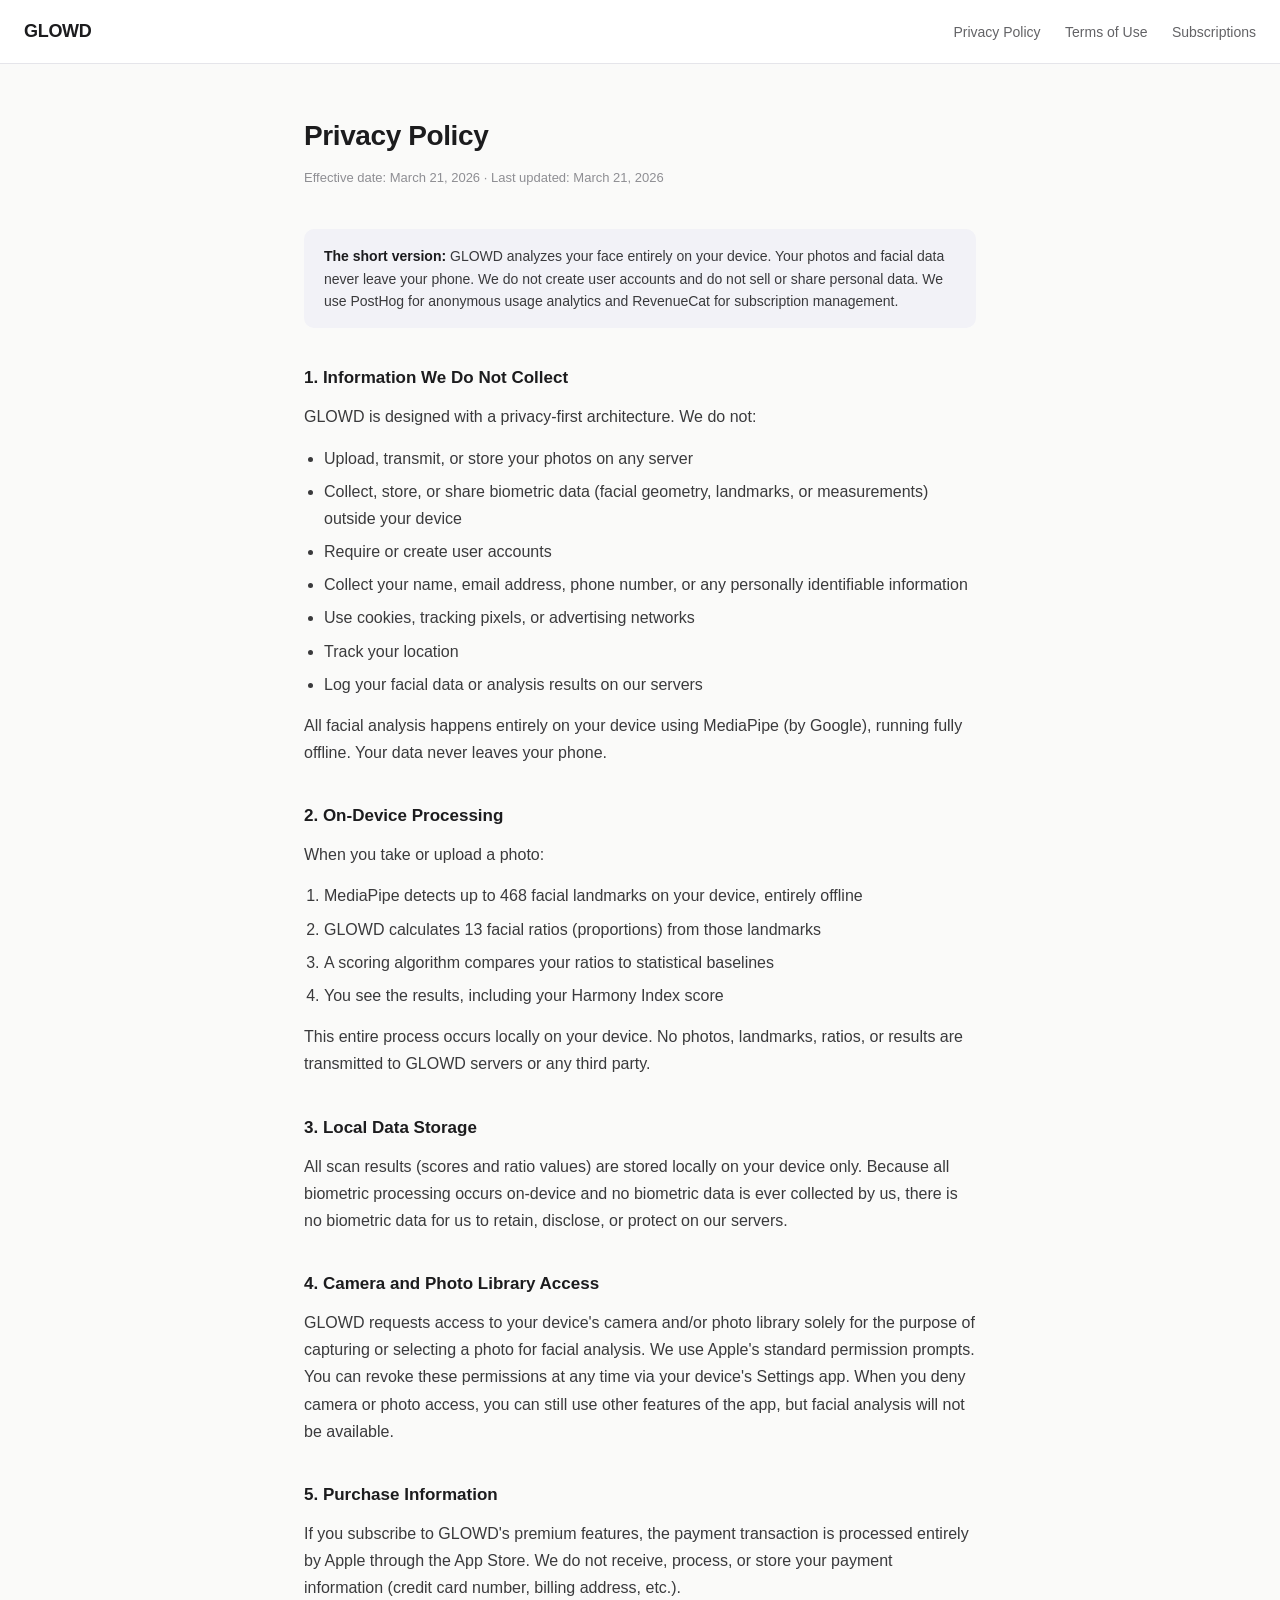
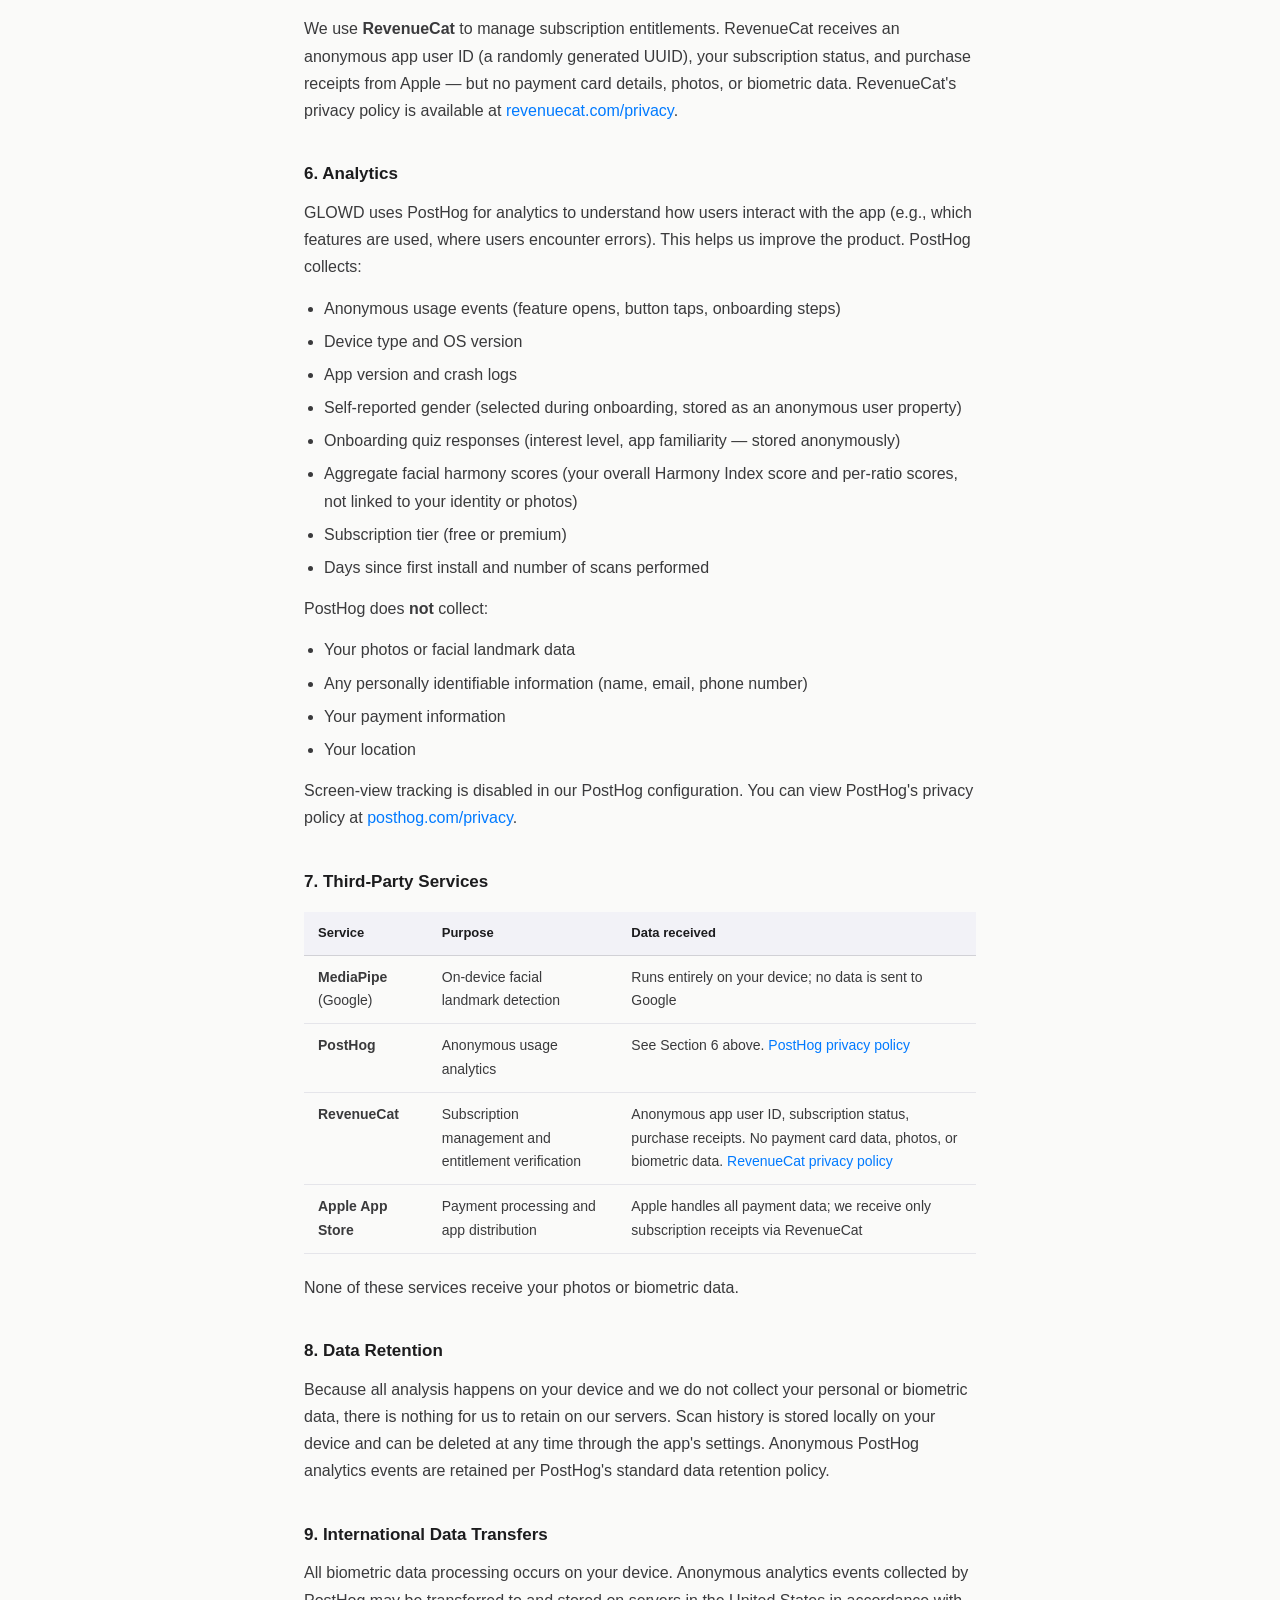
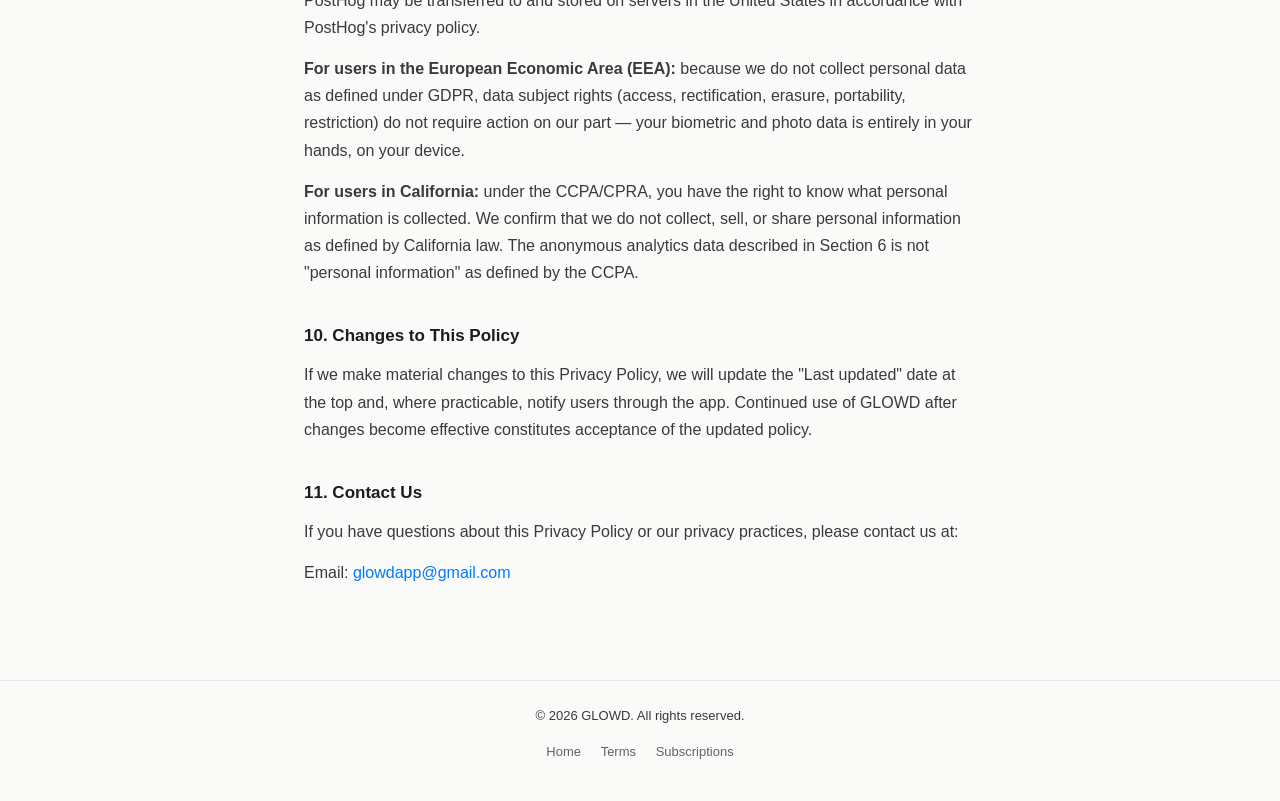
<file: terms-of-use.html>
<!DOCTYPE html>
<html lang="en">
<head>
  <meta charset="UTF-8" />
  <meta name="viewport" content="width=device-width, initial-scale=1.0" />
  <title>Privacy Policy – GLOWD</title>
  <style>
    *, *::before, *::after { box-sizing: border-box; margin: 0; padding: 0; }
    body {
      font-family: -apple-system, BlinkMacSystemFont, "Segoe UI", Roboto, Helvetica, Arial, sans-serif;
      background: #fafaf9;
      color: #1c1c1e;
      line-height: 1.7;
      font-size: 16px;
    }
    header {
      border-bottom: 1px solid #e5e5ea;
      padding: 16px 24px;
      display: flex;
      align-items: center;
      justify-content: space-between;
      background: #fff;
    }
    header .logo {
      font-size: 18px;
      font-weight: 700;
      letter-spacing: -0.3px;
      color: #1c1c1e;
      text-decoration: none;
    }
    header nav a {
      font-size: 14px;
      color: #636366;
      text-decoration: none;
      margin-left: 20px;
    }
    header nav a:hover { color: #1c1c1e; }
    main {
      max-width: 720px;
      margin: 0 auto;
      padding: 48px 24px 80px;
    }
    h1 {
      font-size: 28px;
      font-weight: 700;
      letter-spacing: -0.4px;
      margin-bottom: 8px;
    }
    .meta {
      font-size: 13px;
      color: #8e8e93;
      margin-bottom: 40px;
    }
    .tldr {
      background: #f2f2f7;
      border-radius: 10px;
      padding: 16px 20px;
      margin-bottom: 36px;
      font-size: 14px;
      color: #3a3a3c;
      line-height: 1.6;
    }
    .tldr strong { color: #1c1c1e; }
    h2 {
      font-size: 17px;
      font-weight: 600;
      margin-top: 36px;
      margin-bottom: 10px;
      color: #1c1c1e;
    }
    p { margin-bottom: 14px; color: #3a3a3c; }
    ul, ol {
      margin: 10px 0 14px 20px;
      color: #3a3a3c;
    }
    li { margin-bottom: 6px; }
    a { color: #007aff; text-decoration: none; }
    a:hover { text-decoration: underline; }
    table {
      width: 100%;
      border-collapse: collapse;
      margin: 16px 0 20px;
      font-size: 14px;
    }
    th {
      text-align: left;
      background: #f2f2f7;
      padding: 10px 14px;
      font-weight: 600;
      font-size: 13px;
      color: #1c1c1e;
      border-bottom: 1px solid #d1d1d6;
    }
    td {
      padding: 10px 14px;
      border-bottom: 1px solid #e5e5ea;
      color: #3a3a3c;
      vertical-align: top;
    }
    footer {
      border-top: 1px solid #e5e5ea;
      text-align: center;
      padding: 24px;
      font-size: 13px;
      color: #8e8e93;
    }
    footer a { color: #636366; margin: 0 8px; }
  </style>
</head>
<body>

<header>
  <a class="logo" href="/">GLOWD</a>
  <nav>
    <a href="/privacy-policy.html">Privacy Policy</a>
    <a href="/terms-of-use.html">Terms of Use</a>
    <a href="/subscription-terms.html">Subscriptions</a>
  </nav>
</header>

<main>
  <h1>Privacy Policy</h1>
  <p class="meta">Effective date: March 21, 2026 · Last updated: March 21, 2026</p>

  <div class="tldr">
    <strong>The short version:</strong> GLOWD analyzes your face entirely on your device. Your photos and facial data never leave your phone. We do not create user accounts and do not sell or share personal data. We use PostHog for anonymous usage analytics and RevenueCat for subscription management.
  </div>

  <h2>1. Information We Do Not Collect</h2>
  <p>GLOWD is designed with a privacy-first architecture. We do not:</p>
  <ul>
    <li>Upload, transmit, or store your photos on any server</li>
    <li>Collect, store, or share biometric data (facial geometry, landmarks, or measurements) outside your device</li>
    <li>Require or create user accounts</li>
    <li>Collect your name, email address, phone number, or any personally identifiable information</li>
    <li>Use cookies, tracking pixels, or advertising networks</li>
    <li>Track your location</li>
    <li>Log your facial data or analysis results on our servers</li>
  </ul>
  <p>All facial analysis happens entirely on your device using MediaPipe (by Google), running fully offline. Your data never leaves your phone.</p>

  <h2>2. On-Device Processing</h2>
  <p>When you take or upload a photo:</p>
  <ol>
    <li>MediaPipe detects up to 468 facial landmarks on your device, entirely offline</li>
    <li>GLOWD calculates 13 facial ratios (proportions) from those landmarks</li>
    <li>A scoring algorithm compares your ratios to statistical baselines</li>
    <li>You see the results, including your Harmony Index score</li>
  </ol>
  <p>This entire process occurs locally on your device. No photos, landmarks, ratios, or results are transmitted to GLOWD servers or any third party.</p>

  <h2>3. Local Data Storage</h2>
  <p>All scan results (scores and ratio values) are stored locally on your device only. Because all biometric processing occurs on-device and no biometric data is ever collected by us, there is no biometric data for us to retain, disclose, or protect on our servers.</p>

  <h2>4. Camera and Photo Library Access</h2>
  <p>GLOWD requests access to your device's camera and/or photo library solely for the purpose of capturing or selecting a photo for facial analysis. We use Apple's standard permission prompts. You can revoke these permissions at any time via your device's Settings app. When you deny camera or photo access, you can still use other features of the app, but facial analysis will not be available.</p>

  <h2>5. Purchase Information</h2>
  <p>If you subscribe to GLOWD's premium features, the payment transaction is processed entirely by Apple through the App Store. We do not receive, process, or store your payment information (credit card number, billing address, etc.).</p>
  <p>We use <strong>RevenueCat</strong> to manage subscription entitlements. RevenueCat receives an anonymous app user ID (a randomly generated UUID), your subscription status, and purchase receipts from Apple — but no payment card details, photos, or biometric data. RevenueCat's privacy policy is available at <a href="https://www.revenuecat.com/privacy" target="_blank">revenuecat.com/privacy</a>.</p>

  <h2>6. Analytics</h2>
  <p>GLOWD uses PostHog for analytics to understand how users interact with the app (e.g., which features are used, where users encounter errors). This helps us improve the product. PostHog collects:</p>
  <ul>
    <li>Anonymous usage events (feature opens, button taps, onboarding steps)</li>
    <li>Device type and OS version</li>
    <li>App version and crash logs</li>
    <li>Self-reported gender (selected during onboarding, stored as an anonymous user property)</li>
    <li>Onboarding quiz responses (interest level, app familiarity — stored anonymously)</li>
    <li>Aggregate facial harmony scores (your overall Harmony Index score and per-ratio scores, not linked to your identity or photos)</li>
    <li>Subscription tier (free or premium)</li>
    <li>Days since first install and number of scans performed</li>
  </ul>
  <p>PostHog does <strong>not</strong> collect:</p>
  <ul>
    <li>Your photos or facial landmark data</li>
    <li>Any personally identifiable information (name, email, phone number)</li>
    <li>Your payment information</li>
    <li>Your location</li>
  </ul>
  <p>Screen-view tracking is disabled in our PostHog configuration. You can view PostHog's privacy policy at <a href="https://posthog.com/privacy" target="_blank">posthog.com/privacy</a>.</p>

  <h2>7. Third-Party Services</h2>
  <table>
    <thead>
      <tr>
        <th>Service</th>
        <th>Purpose</th>
        <th>Data received</th>
      </tr>
    </thead>
    <tbody>
      <tr>
        <td><strong>MediaPipe</strong> (Google)</td>
        <td>On-device facial landmark detection</td>
        <td>Runs entirely on your device; no data is sent to Google</td>
      </tr>
      <tr>
        <td><strong>PostHog</strong></td>
        <td>Anonymous usage analytics</td>
        <td>See Section 6 above. <a href="https://posthog.com/privacy" target="_blank">PostHog privacy policy</a></td>
      </tr>
      <tr>
        <td><strong>RevenueCat</strong></td>
        <td>Subscription management and entitlement verification</td>
        <td>Anonymous app user ID, subscription status, purchase receipts. No payment card data, photos, or biometric data. <a href="https://www.revenuecat.com/privacy" target="_blank">RevenueCat privacy policy</a></td>
      </tr>
      <tr>
        <td><strong>Apple App Store</strong></td>
        <td>Payment processing and app distribution</td>
        <td>Apple handles all payment data; we receive only subscription receipts via RevenueCat</td>
      </tr>
    </tbody>
  </table>
  <p>None of these services receive your photos or biometric data.</p>

  <h2>8. Data Retention</h2>
  <p>Because all analysis happens on your device and we do not collect your personal or biometric data, there is nothing for us to retain on our servers. Scan history is stored locally on your device and can be deleted at any time through the app's settings. Anonymous PostHog analytics events are retained per PostHog's standard data retention policy.</p>

  <h2>9. International Data Transfers</h2>
  <p>All biometric data processing occurs on your device. Anonymous analytics events collected by PostHog may be transferred to and stored on servers in the United States in accordance with PostHog's privacy policy.</p>
  <p><strong>For users in the European Economic Area (EEA):</strong> because we do not collect personal data as defined under GDPR, data subject rights (access, rectification, erasure, portability, restriction) do not require action on our part — your biometric and photo data is entirely in your hands, on your device.</p>
  <p><strong>For users in California:</strong> under the CCPA/CPRA, you have the right to know what personal information is collected. We confirm that we do not collect, sell, or share personal information as defined by California law. The anonymous analytics data described in Section 6 is not "personal information" as defined by the CCPA.</p>

  <h2>10. Changes to This Policy</h2>
  <p>If we make material changes to this Privacy Policy, we will update the "Last updated" date at the top and, where practicable, notify users through the app. Continued use of GLOWD after changes become effective constitutes acceptance of the updated policy.</p>

  <h2>11. Contact Us</h2>
  <p>If you have questions about this Privacy Policy or our privacy practices, please contact us at:</p>
  <p>Email: <a href="mailto:glowdapp@gmail.com">glowdapp@gmail.com</a></p>
</main>

<footer>
  <p>© 2026 GLOWD. All rights reserved.</p>
  <p style="margin-top:8px;">
    <a href="/index.html">Home</a>
    <a href="/terms-of-use.html">Terms</a>
    <a href="/subscription-terms.html">Subscriptions</a>
  </p>
</footer>

</body>
</html>
</file>
<file: assets/styles-C0iD4bzJ.css>
@font-face{font-family:Outfit;src:url(/fonts/outfit-400.ttf) format("truetype");font-style:normal;font-weight:400;font-display:swap}@font-face{font-family:Outfit;src:url(/fonts/outfit-600.ttf) format("truetype");font-style:normal;font-weight:600;font-display:swap}@font-face{font-family:Outfit;src:url(/fonts/outfit-800.ttf) format("truetype");font-style:normal;font-weight:800;font-display:swap}@font-face{font-family:IBM Plex Mono;src:url(/fonts/ibm-plex-mono-400.ttf) format("truetype");font-style:normal;font-weight:400;font-display:swap}@font-face{font-family:IBM Plex Mono;src:url(/fonts/ibm-plex-mono-500.ttf) format("truetype");font-style:normal;font-weight:500;font-display:swap}:root{--pine: #10291f;--pine-deep: #071811;--pine-soft: #183629;--bone: #f3f5ed;--sage: #aab9ae;--rose: #e85d7f;--line: rgba(243, 245, 237, .15);color:var(--bone);background:var(--pine-deep);font-family:Outfit,sans-serif;font-synthesis:none;text-rendering:optimizeLegibility}*,*:before,*:after{box-sizing:border-box}html{scroll-behavior:smooth;background:var(--pine-deep)}body{min-width:320px;min-height:100dvh;margin:0;overflow-x:hidden;color:var(--bone);background:var(--pine-deep)}a{color:inherit}button,a{-webkit-tap-highlight-color:transparent}button:focus-visible,a:focus-visible,summary:focus-visible{outline:2px solid var(--rose);outline-offset:4px}img{max-width:100%}.skip-link{position:fixed;z-index:100;top:.75rem;left:.75rem;padding:.75rem 1rem;color:var(--pine-deep);background:var(--bone);transform:translateY(-160%)}.skip-link:focus{transform:translateY(0)}.site-header{position:fixed;z-index:20;top:0;right:0;left:0;display:grid;grid-template-columns:1fr auto 1fr;align-items:center;min-height:4.75rem;padding:.7rem clamp(1rem,3vw,3rem);border-bottom:1px solid rgba(243,245,237,.1);background:#071811ad;-webkit-backdrop-filter:blur(18px);backdrop-filter:blur(18px)}.brand-lockup,.footer-brand{display:inline-flex;align-items:center;justify-self:start;gap:.7rem;color:var(--bone);font-size:1.05rem;font-weight:800;letter-spacing:.08em;text-decoration:none}.brand-lockup img{width:2.25rem;height:2.25rem;border-radius:.62rem}.site-links{display:flex;gap:1.75rem}.site-links a{color:var(--sage);font-family:IBM Plex Mono,monospace;font-size:.72rem;letter-spacing:.04em;text-decoration:none}.site-links a:hover{color:var(--bone)}.app-store-badge{display:inline-flex;align-items:center;gap:.7rem;width:fit-content;min-height:3.8rem;padding:.48rem 1.05rem .52rem .82rem;border:1px solid rgba(255,255,255,.68);border-radius:1rem;color:#0b0915;background:#fff;box-shadow:0 .75rem 2.25rem #0000002e;text-decoration:none;transform:translateY(0);transition:transform .18s ease,box-shadow .18s ease}.app-store-badge:hover{color:#0b0915;box-shadow:0 1rem 2.8rem #00000042;transform:translateY(-2px)}.app-store-badge__apple{flex:0 0 auto;width:2rem;height:2.65rem;fill:currentColor}.app-store-badge__copy{display:flex;flex-direction:column;align-items:flex-start;line-height:1;white-space:nowrap}.app-store-badge__copy>span{margin-bottom:.16rem;font-size:.78rem;font-weight:400;letter-spacing:.01em}.app-store-badge__copy strong{font-size:1.65rem;font-weight:600;letter-spacing:-.035em}.app-store-badge--nav{justify-self:end;min-height:3rem;padding:.35rem .8rem .38rem .65rem;border-radius:.78rem}.app-store-badge--nav .app-store-badge__apple{width:1.45rem;height:1.95rem}.app-store-badge--nav .app-store-badge__copy>span{font-size:.58rem}.app-store-badge--nav .app-store-badge__copy strong{font-size:1.18rem}.app-store-badge--hero{margin-top:.2rem}.content-shell{position:relative;z-index:4;background:var(--pine-deep)}.section-wrap{width:min(100% - 2.5rem,82rem);margin:0 auto;padding:clamp(6rem,11vw,10rem) 0}.section-heading{max-width:15ch;margin:0;color:var(--bone);font-size:clamp(2.8rem,6vw,6rem);font-weight:800;line-height:.94;letter-spacing:-.055em;text-wrap:balance}.section-lead{max-width:63ch;margin:1.7rem 0 0;color:var(--sage);font-size:1.1rem;line-height:1.7}.product-proof{overflow:hidden;border-top:1px solid var(--line)}.proof-intro{display:grid;grid-template-columns:minmax(0,1.15fr) minmax(18rem,.75fr);align-items:end;gap:4rem}.screen-rail{display:grid;grid-auto-columns:minmax(15rem,22rem);grid-auto-flow:column;gap:1.15rem;margin-top:4.5rem;padding-bottom:1.5rem;overflow-x:auto;overscroll-behavior-x:contain;scroll-snap-type:x mandatory;scrollbar-color:var(--rose) rgba(243,245,237,.08)}.screen-card{margin:0;scroll-snap-align:start}.screen-frame{padding:.7rem;border:1px solid rgba(243,245,237,.16);border-radius:1.35rem;background:linear-gradient(150deg,#f3f5ed1f,#f3f5ed09)}.screen-frame img{display:block;width:100%;height:auto;border-radius:.95rem}.screen-card figcaption{margin-top:1rem;color:var(--sage);font-family:IBM Plex Mono,monospace;font-size:.75rem;line-height:1.5}.measure-section{border-top:1px solid var(--line);background:var(--pine)}.measure-grid{display:grid;grid-template-columns:minmax(15rem,.7fr) minmax(0,1.3fr);gap:clamp(3rem,8vw,8rem)}.giant-number{display:block;margin-top:-1.8rem;color:var(--rose);font-family:IBM Plex Mono,monospace;font-size:clamp(9rem,24vw,22rem);font-weight:500;line-height:.85;letter-spacing:-.1em}.ratio-index{margin:0;padding:0;border-top:1px solid var(--line);list-style:none}.ratio-index li{display:grid;grid-template-columns:3rem 1fr;gap:1rem;padding:1.05rem 0;border-bottom:1px solid var(--line);color:var(--bone);font-size:clamp(1.05rem,2vw,1.45rem)}.ratio-index span{color:var(--rose);font-family:IBM Plex Mono,monospace;font-size:.72rem}.method-section{border-top:1px solid var(--line)}.method-layout{display:grid;grid-template-columns:minmax(0,1fr) minmax(18rem,.78fr);gap:clamp(3rem,8vw,8rem);align-items:center}.method-copy p{max-width:58ch;color:var(--sage);font-size:1.05rem;line-height:1.75}.method-link{display:grid;grid-template-columns:1fr auto;align-items:center;gap:2rem;margin-top:2.2rem;padding:1.2rem 0;border-top:1px solid rgba(243,245,237,.25);border-bottom:1px solid rgba(243,245,237,.25);color:var(--bone);text-decoration:none;transition:padding .22s ease,border-color .22s ease}.method-link:hover{padding-right:.75rem;padding-left:.75rem;border-color:var(--rose)}.method-device{position:relative;width:min(100%,25rem);margin:0 auto;padding:.8rem;border:1px solid rgba(243,245,237,.17);border-radius:1.4rem;background:#f3f5ed14;transform:rotate(2.5deg)}.method-device img{display:block;border-radius:.9rem}.privacy-band{border-top:1px solid var(--line);border-bottom:1px solid var(--line);background:#183629}.privacy-title{max-width:19ch}.privacy-facts{display:grid;grid-template-columns:repeat(3,1fr);gap:0;margin-top:4rem;border-top:1px solid var(--line)}.privacy-facts article{min-height:15rem;padding:2rem;border-right:1px solid var(--line)}.privacy-facts article:last-child{border-right:0}.privacy-facts strong{display:block;color:var(--rose);font-family:IBM Plex Mono,monospace;font-size:.75rem;font-weight:500;text-transform:uppercase}.privacy-facts h3{margin:2.8rem 0 0;font-size:1.6rem}.privacy-facts p{color:var(--sage);line-height:1.65}.faq-list{margin-top:4rem;border-top:1px solid var(--line)}.faq-list details{border-bottom:1px solid var(--line)}.faq-list summary{display:grid;grid-template-columns:1fr auto;gap:2rem;padding:1.55rem 0;color:var(--bone);font-size:clamp(1.15rem,2vw,1.55rem);cursor:pointer;list-style:none}.faq-list summary::-webkit-details-marker{display:none}.faq-list summary:after{color:var(--rose);font-family:IBM Plex Mono,monospace;content:"+"}.faq-list details[open] summary:after{content:"x"}.faq-list p{max-width:65ch;margin:0 0 1.8rem;color:var(--sage);font-size:1rem;line-height:1.7}.final-action{position:relative;min-height:78dvh;overflow:hidden;border-top:1px solid var(--line)}.final-action:before{position:absolute;inset:0;content:"";background:linear-gradient(90deg,#071811f5,#07181147),url(/assets/glowd-cover.png) center / cover}.final-inner{position:relative;z-index:1;display:flex;flex-direction:column;justify-content:center;min-height:78dvh}.app-store-badge--final{margin-top:2.5rem}.site-footer{display:grid;grid-template-columns:1fr 1fr;gap:3rem;padding:4rem clamp(1.25rem,6vw,6rem);border-top:1px solid var(--line);background:var(--pine-deep)}.site-footer p{max-width:42ch;color:var(--sage);line-height:1.65}.site-footer nav{display:flex;flex-wrap:wrap;justify-content:flex-end;gap:1rem 1.5rem}.site-footer nav a{color:var(--sage);text-underline-offset:.3em}.footer-note{grid-column:1 / -1;margin:0;padding-top:2rem;border-top:1px solid var(--line);font-size:.82rem}.content-page{min-height:100dvh;padding-top:4.75rem;background:var(--pine-deep)}.content-hero{padding-top:clamp(5rem,10vw,9rem)}.content-kicker{color:var(--rose);font-family:IBM Plex Mono,monospace;font-size:.75rem;text-transform:uppercase}.content-title{max-width:13ch;margin:1rem 0 0;font-size:clamp(3rem,7vw,7rem);line-height:.9;letter-spacing:-.06em}.content-answer{max-width:66ch;margin:2rem 0 0;color:var(--sage);font-size:clamp(1.1rem,2vw,1.35rem);line-height:1.7}.article-grid{display:grid;grid-template-columns:minmax(12rem,.4fr) minmax(0,1fr);gap:clamp(2rem,7vw,7rem);padding-top:4rem;border-top:1px solid var(--line)}.article-grid+.article-grid{margin-top:4rem}.article-grid h2{margin:0;font-size:clamp(1.9rem,3vw,3rem);line-height:1}.article-body p,.article-body li,.ratio-definition dd{color:var(--sage);font-size:1rem;line-height:1.75}.article-body p:first-child{margin-top:0}.article-body code{display:block;margin:1.5rem 0;padding:1.25rem;overflow-x:auto;border-left:3px solid var(--rose);color:var(--bone);background:var(--pine-soft);font-family:IBM Plex Mono,monospace}.process-list{margin:0;padding:0;list-style:none}.process-list li{display:grid;grid-template-columns:3rem 1fr;gap:1.25rem;padding:1.35rem 0;border-bottom:1px solid var(--line)}.process-list span{color:var(--rose);font-family:IBM Plex Mono,monospace}.ratio-definitions{display:grid;grid-template-columns:repeat(2,minmax(0,1fr));gap:0;margin:4rem 0 0;border-top:1px solid var(--line);border-left:1px solid var(--line)}.ratio-definition{min-height:18rem;margin:0;padding:2rem;border-right:1px solid var(--line);border-bottom:1px solid var(--line)}.ratio-definition dt{color:var(--bone);font-size:1.7rem;font-weight:600}.ratio-definition dt span{display:block;margin-bottom:2rem;color:var(--rose);font-family:IBM Plex Mono,monospace;font-size:.72rem}.ratio-definition dd{margin:1rem 0 0}.article-action{display:flex;flex-wrap:wrap;gap:1.5rem;margin-top:3rem}.article-action a{color:var(--bone);text-decoration-color:var(--rose);text-underline-offset:.45em}.article-action .app-store-badge{color:#0b0915;text-decoration:none}.status-page{display:flex;flex-direction:column;align-items:flex-start;justify-content:center;min-height:100dvh;width:min(100% - 2.5rem,48rem);margin:0 auto}.status-code{color:var(--rose);font-family:IBM Plex Mono,monospace}.status-page h1{margin:0;font-size:clamp(3rem,7vw,6rem);line-height:.95}.status-page>p:not(.status-code){color:var(--sage);font-size:1.1rem;line-height:1.65}.status-link{margin-top:1.5rem;padding:.85rem 1rem;border:1px solid var(--rose);color:var(--bone);background:transparent;font:inherit;cursor:pointer;text-decoration:none}@media(max-width:760px){.site-header{grid-template-columns:1fr auto;min-height:4.25rem}.site-links{display:none}.app-store-badge--nav{min-height:2.7rem;padding:.3rem .65rem .33rem .55rem}.app-store-badge--nav .app-store-badge__apple{width:1.25rem;height:1.7rem}.app-store-badge--nav .app-store-badge__copy>span{font-size:.5rem}.app-store-badge--nav .app-store-badge__copy strong{font-size:1rem}.proof-intro,.measure-grid,.method-layout,.article-grid{grid-template-columns:1fr}.giant-number{font-size:11rem}.privacy-facts{grid-template-columns:1fr}.privacy-facts article{min-height:auto;padding:2rem 0;border-right:0;border-bottom:1px solid var(--line)}.site-footer{grid-template-columns:1fr}.site-footer nav{justify-content:flex-start}.footer-note{grid-column:auto}.ratio-definitions{grid-template-columns:1fr}.ratio-definition{min-height:auto}}@media(prefers-reduced-motion:reduce){html{scroll-behavior:auto}*,*:before,*:after{animation-duration:.01ms!important;animation-iteration-count:1!important;scroll-behavior:auto!important;transition-duration:.01ms!important}}
</file>
